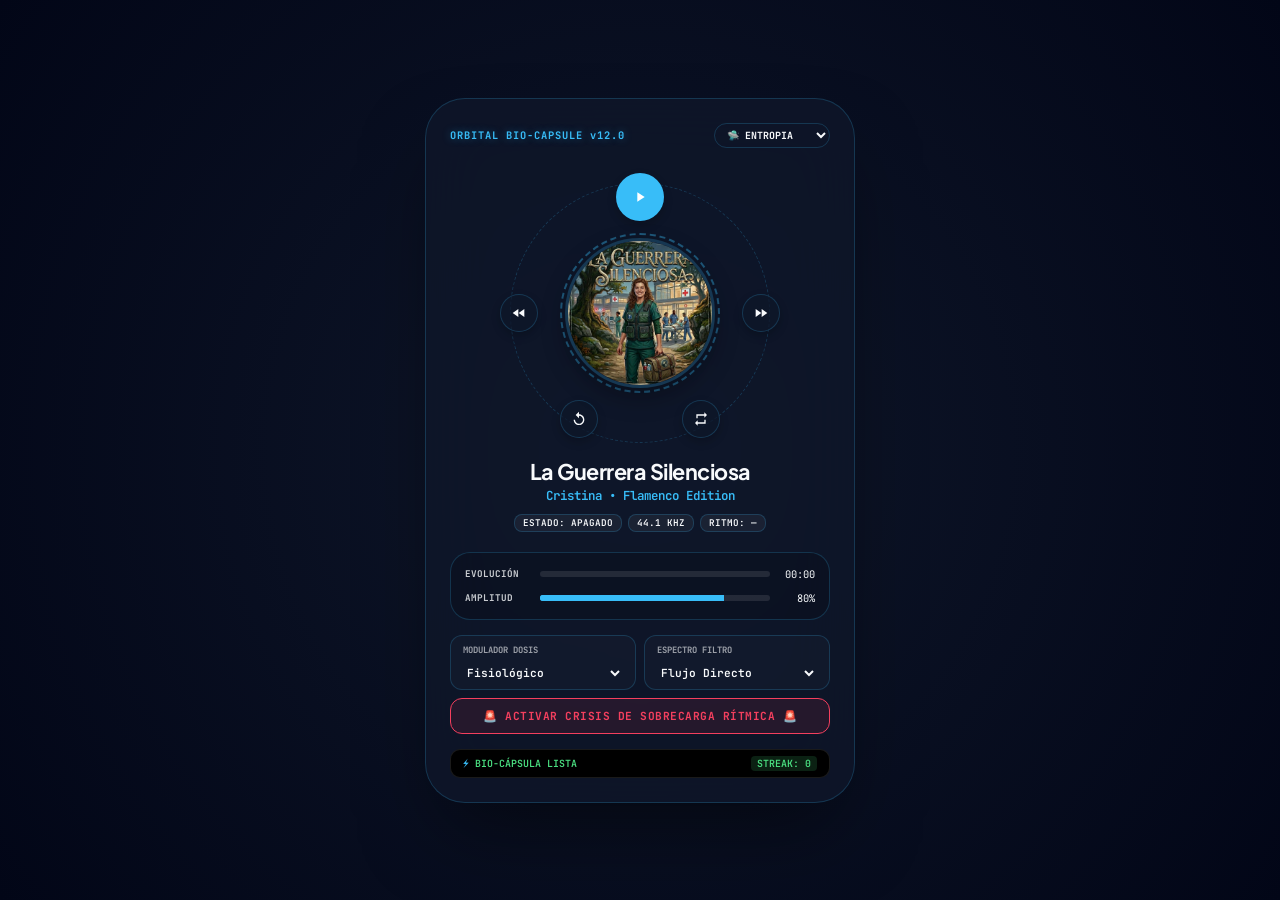
<file: cristina26/clinica-hospital-new-design.html>
<!DOCTYPE html>
<html lang="es">
<head>
    <meta charset="UTF-8">
    <meta name="viewport" content="width=device-width, initial-scale=1.0, maximum-scale=1.0, user-scalable=no">
    <title>La Guerrera Silenciosa - Orbital Bio-Capsule V12.0</title>
    <link rel="preconnect" href="https://fonts.googleapis.com">
    <link rel="preconnect" href="https://fonts.gstatic.com" crossorigin>
    <link href="https://fonts.googleapis.com/css2?family=JetBrains+Mono:wght@400;500;700&family=Plus+Jakarta+Sans:wght@400;600;700&display=swap" rel="stylesheet">
    
    <style>
        :root {
            --bg-gradient: radial-gradient(circle at 50% 50%, #0f172a 0%, #020617 100%);
            --card-bg: rgba(15, 23, 42, 0.75);
            --text-main: #f8fafc;
            --clinical-blue: #38bdf8;
            --heart-pulse: #34d399;
            --border-clinical: rgba(56, 189, 248, 0.2);
            --emergency-red: #f43f5e;
            --warning-amber: #fbbf24;
            --panel-dark: #020617;
            --glow: rgba(56, 189, 248, 0.4);
            --bio-ring-glow: rgba(52, 211, 153, 0.6);
            --orbit-size: 260px;
        }

        /* PALETAS DE COLOR DINÁMICAS */
        body.theme-emergency, body.overload-active {
            --card-bg: rgba(28, 10, 10, 0.85);
            --text-main: #fecaca;
            --clinical-blue: #ef4444;
            --heart-pulse: #b91c1c;
            --border-clinical: rgba(239, 68, 68, 0.3);
            --glow: rgba(239, 68, 68, 0.5);
            --bio-ring-glow: rgba(239, 68, 68, 0.8);
        }

        body.theme-lab {
            --bg-gradient: radial-gradient(circle at 50% 50%, #1e1b4b 0%, #070414 100%);
            --card-bg: rgba(30, 27, 75, 0.7);
            --clinical-blue: #a855f7;
            --heart-pulse: #6366f1;
            --border-clinical: rgba(168, 85, 247, 0.25);
            --glow: rgba(168, 85, 247, 0.4);
            --bio-ring-glow: rgba(99, 102, 241, 0.7);
        }

        body.theme-clinical {
            --bg-gradient: radial-gradient(circle at 50% 50%, #f1f5f9 0%, #cbd5e1 100%);
            --card-bg: rgba(255, 255, 255, 0.9);
            --text-main: #0f172a;
            --clinical-blue: #0284c7;
            --heart-pulse: #0f766e;
            --border-clinical: rgba(2, 132, 199, 0.25);
            --glow: rgba(2, 132, 199, 0.2);
            --bio-ring-glow: rgba(15, 118, 110, 0.5);
        }

        body.high-contrast-mode { filter: contrast(1.25) brightness(0.95); }

        * { box-sizing: border-box; margin: 0; padding: 0; touch-action: manipulation; }

        body {
            background: var(--bg-gradient);
            color: var(--text-main);
            font-family: 'Plus Jakarta Sans', sans-serif;
            display: flex;
            justify-content: center;
            align-items: center;
            min-height: 100vh;
            padding: 20px 10px;
            transition: all 0.5s cubic-bezier(0.4, 0, 0.2, 1);
            user-select: none;
            -webkit-user-select: none;
            overflow-x: hidden;
        }

        /* CAPSULA ORBITAL DE DISEÑO ÚNICO */
        .orbital-container {
            background: var(--card-bg);
            backdrop-filter: blur(30px);
            -webkit-backdrop-filter: blur(30px);
            border: 1px solid var(--border-clinical);
            border-radius: 40px;
            width: 100%;
            max-width: 430px;
            padding: 24px;
            box-shadow: 0 40px 80px -20px rgba(0, 0, 0, 0.5);
            display: flex;
            flex-direction: column;
            align-items: center;
            position: relative;
            transition: all 0.4s ease;
        }

        /* EFECTO SACUDIDA EN SOBRECARGA */
        @keyframes shake {
            0% { transform: translate(1px, 1px) rotate(0deg); }
            10% { transform: translate(-1px, -2px) rotate(-1deg); }
            30% { transform: translate(-3px, 0px) rotate(1deg); }
            50% { transform: translate(1px, 2px) rotate(0deg); }
            70% { transform: translate(-1px, 1px) rotate(-1deg); }
            100% { transform: translate(1px, -2px) rotate(0deg); }
        }
        body.overload-active .orbital-container {
            animation: shake 0.15s infinite;
            border-color: var(--emergency-red);
            box-shadow: 0 0 30px var(--emergency-red);
        }

        /* CABECERA MINIMALISTA SUPERIOR */
        .capsule-header {
            width: 100%;
            display: flex;
            justify-content: space-between;
            align-items: center;
            margin-bottom: 20px;
            font-family: 'JetBrains Mono', monospace;
            font-size: 0.65rem;
            letter-spacing: 1px;
            font-weight: 700;
        }

        .header-badge {
            color: var(--clinical-blue);
            text-shadow: 0 0 8px var(--glow);
        }

        .dropdown-theme {
            background: transparent;
            color: var(--text-main);
            border: 1px solid var(--border-clinical);
            font-family: 'JetBrains Mono', monospace;
            font-size: 0.62rem;
            padding: 4px 8px;
            border-radius: 20px;
            outline: none;
            cursor: pointer;
            font-weight: bold;
        }

        /* EL NÚCLEO CENTRAL CON ENTORNO ORBITAL */
        .core-orbital-system {
            position: relative;
            width: var(--orbit-size);
            height: var(--orbit-size);
            display: flex;
            justify-content: center;
            align-items: center;
            margin: 15px 0;
        }

        /* Resonancia Cinética (Aura Única) */
        .kinetic-resonance-field {
            position: absolute;
            width: 160px;
            height: 160px;
            border-radius: 50%;
            border: 2px dashed var(--clinical-blue);
            opacity: 0.4;
            transition: all 0.08s ease;
            pointer-events: none;
            z-index: 1;
        }

        /* Contenedor de la Imagen del Paciente Interactivo */
        .interactive-patient-core {
            position: relative;
            width: 150px;
            height: 150px;
            border-radius: 50%;
            cursor: pointer;
            z-index: 3;
            box-shadow: 0 10px 25px rgba(0,0,0,0.3);
            transition: transform 0.1s ease;
            border: 3px solid var(--border-clinical);
            overflow: hidden;
        }
        .interactive-patient-core:active {
            transform: scale(0.92);
        }

        .interactive-patient-core img {
            width: 100%;
            height: 100%;
            object-fit: cover;
            transition: filter 0.3s ease;
        }

        /* Anillo Exterior de Controles Flotantes */
        .orbital-control-ring {
            position: absolute;
            width: 100%;
            height: 100%;
            border-radius: 50%;
            border: 1px dashed var(--border-clinical);
            pointer-events: none;
            animation: rotateOrbit 40s linear infinite;
        }
        @keyframes rotateOrbit { from { transform: rotate(0deg); } to { transform: rotate(360deg); } }

        /* Botones satélite flotando alrededor del núcleo */
        .satellite-btn {
            position: absolute;
            width: 38px;
            height: 38px;
            border-radius: 50%;
            background: var(--card-bg);
            border: 1px solid var(--border-clinical);
            color: var(--text-main);
            display: flex;
            align-items: center;
            justify-content: center;
            cursor: pointer;
            pointer-events: auto;
            transition: all 0.2s ease;
            box-shadow: 0 4px 10px rgba(0,0,0,0.2);
        }
        .satellite-btn:hover {
            transform: scale(1.15);
            color: var(--clinical-blue);
            box-shadow: 0 0 12px var(--clinical-blue);
        }
        .satellite-btn svg { width: 16px; height: 16px; fill: currentColor; }

        /* Posiciones fijas simulando órbita */
        .sat-play    { top: -10px; left: calc(50% - 24px); width: 48px; height: 48px; background: var(--clinical-blue); color: white; }
        .sat-play:hover { color: white; box-shadow: 0 0 20px var(--clinical-blue); }
        .sat-rewind  { left: -10px; top: calc(50% - 19px); }
        .sat-forward { right: -10px; top: calc(50% - 19px); }
        .sat-restart { bottom: 5px; left: 50px; }
        .sat-loop    { bottom: 5px; right: 50px; }
        .sat-loop.active-1 { color: var(--warning-amber); border-color: var(--warning-amber); }
        .sat-loop.active-inf { color: var(--heart-pulse); border-color: var(--heart-pulse); }

        /* TEXTOS E INFORMACIÓN */
        .metadata-section {
            text-align: center;
            margin-bottom: 20px;
            width: 100%;
        }

        .track-title {
            font-size: 1.35rem;
            font-weight: 700;
            letter-spacing: -0.5px;
            margin-bottom: 2px;
        }

        .track-artist {
            font-family: 'JetBrains Mono', monospace;
            font-size: 0.78rem;
            color: var(--clinical-blue);
            font-weight: 600;
            margin-bottom: 10px;
        }

        .badge-container {
            display: flex;
            justify-content: center;
            gap: 6px;
        }
        .capsule-badge {
            font-family: 'JetBrains Mono', monospace;
            font-size: 0.58rem;
            padding: 2px 8px;
            background: rgba(255, 255, 255, 0.05);
            border: 1px solid var(--border-clinical);
            border-radius: 8px;
            font-weight: 600;
        }

        /* SECCIÓN DE SLIDERS CURVOS SIMULADOS (DISTRIBUCIÓN ÚNICA) */
        .sliders-panel {
            width: 100%;
            background: rgba(0, 0, 0, 0.15);
            border-radius: 20px;
            padding: 14px;
            border: 1px solid var(--border-clinical);
            margin-bottom: 15px;
        }

        .slider-group {
            display: flex;
            align-items: center;
            gap: 10px;
            margin-bottom: 10px;
        }
        .slider-group:last-child { margin-bottom: 0; }

        .slider-label {
            font-family: 'JetBrains Mono', monospace;
            font-size: 0.58rem;
            width: 65px;
            text-transform: uppercase;
            opacity: 0.8;
            font-weight: 700;
        }

        .custom-range {
            -webkit-appearance: none;
            flex: 1;
            height: 6px;
            background: rgba(255,255,255,0.1);
            border-radius: 3px;
            outline: none;
            cursor: pointer;
            overflow: hidden;
            position: relative;
        }
        .custom-range::-webkit-slider-thumb {
            -webkit-appearance: none;
            width: 0px; 
            box-shadow: -200px 0 0 200px var(--clinical-blue);
        }

        .time-counter {
            font-family: 'JetBrains Mono', monospace;
            font-size: 0.65rem;
            min-width: 35px;
            text-align: right;
        }

        /* PARÁMETROS CLÍNICOS E INTERRUPTOR DE DIVERTIDA SOBRECARGA */
        .fun-controls-grid {
            display: grid;
            grid-template-columns: 1fr 1fr;
            gap: 8px;
            width: 100%;
            margin-bottom: 15px;
        }

        .interactive-box {
            background: rgba(255,255,255,0.02);
            border: 1px solid var(--border-clinical);
            border-radius: 12px;
            padding: 8px 12px;
        }
        .box-title {
            font-family: 'JetBrains Mono', monospace;
            font-size: 0.55rem;
            text-transform: uppercase;
            font-weight: 700;
            opacity: 0.6;
            margin-bottom: 4px;
            display: block;
        }
        .box-select {
            width: 100%;
            background: transparent;
            border: none;
            color: var(--text-main);
            font-family: 'JetBrains Mono', monospace;
            font-size: 0.7rem;
            outline: none;
            cursor: pointer;
            font-weight: 600;
        }

        /* BOTÓN DIVERTIDO DE SOBRECARGA RÍTMICA */
        .btn-overload-panic {
            grid-column: span 2;
            background: rgba(244, 63, 94, 0.1);
            border: 1px solid var(--emergency-red);
            color: var(--emergency-red);
            border-radius: 12px;
            padding: 10px;
            font-family: 'JetBrains Mono', monospace;
            font-size: 0.7rem;
            font-weight: 700;
            cursor: pointer;
            transition: all 0.2s ease;
            text-align: center;
            letter-spacing: 0.5px;
        }
        .btn-overload-panic:hover {
            background: var(--emergency-red);
            color: white;
            box-shadow: 0 0 15px var(--emergency-red);
        }

        /* CONSOLA DE REGISTROS BIOMÉTRICOS HOLOGRÁFICOS */
        .hologram-logger {
            width: 100%;
            background: #000000;
            border: 1px solid rgba(255,255,255,0.1);
            border-radius: 10px;
            padding: 6px 12px;
            font-family: 'JetBrains Mono', monospace;
            font-size: 0.62rem;
            color: #4ade80;
            display: flex;
            align-items: center;
            justify-content: space-between;
            font-weight: 600;
        }
        .hologram-logger span::before {
            content: "⚡ ";
            color: var(--clinical-blue);
        }
        .score-badge {
            background: rgba(74, 222, 128, 0.15);
            padding: 1px 6px;
            border-radius: 4px;
            color: #4ade80;
        }

        audio { display: none; }
    </style>
</head>
<body>

    <div class="orbital-container">
        <!-- Cabecera de la Cápsula -->
        <div class="capsule-header">
            <span class="header-badge">ORBITAL BIO-CAPSULE v12.0</span>
            <select class="dropdown-theme" id="theme-selector" onchange="handleThemeChange()">
                <option value="dark">🛸 ENTROPIA</option>
                <option value="clinical">🩺 CLINIC-OS</option>
                <option value="lab">🔮 LAB-SERUM</option>
                <option value="emergency">🚨 EMERGENCIA</option>
            </select>
        </div>

        <!-- SISTEMA CENTRAL DE ÓRBITA -->
        <div class="core-orbital-system">
            <!-- Aura Cinética de Resonancia -->
            <div class="kinetic-resonance-field" id="resonance-field"></div>
            
            <!-- Núcleo con foto del paciente interactiva (MINI JUEGO DE REANIMACIÓN) -->
            <div class="interactive-patient-core" id="patient-core" onclick="triggerReanimationShock()" title="¡Haz clic al ritmo de la música para reanimar!">
                <img src="https://capibarasound00.github.io/cristina26/assets/imagen/81d076ef-d4e9-4bd9-b7d0-011a0ecbc4f8-Photo-Grid.webp" alt="Paciente Core" id="patient-img">
            </div>

            <!-- Satélites de Control que orbitan flotando -->
            <div class="orbital-control-ring"></div>
            
            <button class="satellite-btn sat-play" id="play-btn" title="Espacio: Tratar / Pausar">
                <svg id="play-icon" viewBox="0 0 24 24"><path d="M8 5v14l11-7z"/></svg>
            </button>
            <button class="satellite-btn sat-rewind" id="btn-rewind" title="Flecha Izq: Rebobinar">
                <svg viewBox="0 0 24 24"><path d="M11 18V6l-8.5 6 8.5 6zm.5-6l8.5 6V6l-8.5 6z"/></svg>
            </button>
            <button class="satellite-btn sat-forward" id="btn-forward" title="Flecha Der: Avanzar">
                <svg viewBox="0 0 24 24"><path d="M4 18l8.5-6L4 6v12zm9-12v12l8.5-6L13 6z"/></svg>
            </button>
            <button class="satellite-btn sat-restart" id="btn-restart" title="R: Shock Inicial">
                <svg viewBox="0 0 24 24"><path d="M12 5V1L7 6l5 5V7c3.31 0 6 2.69 6 6s-2.69 6-6 6-6-2.69-6-6H4c0 4.42 3.58 8 8 8s8-3.58 8-8-3.58-8-8-8z"/></svg>
            </button>
            <button class="satellite-btn sat-loop" id="btn-loop" title="L: Ciclo de Bucle">
                <svg viewBox="0 0 24 24"><path d="M7 7h10v3l4-4-4-4v3H5v6h2V7zm10 10H7v-3l-4 4 4 4v-3h12v-6h-2v4z"/></svg>
            </button>
        </div>

        <!-- Metadatos Integrados -->
        <div class="metadata-section">
            <h2 class="track-title">La Guerrera Silenciosa</h2>
            <div class="track-artist">Cristina • Flamenco Edition</div>
            <div class="badge-container">
                <span class="capsule-badge" id="badge-status">ESTADO: APAGADO</span>
                <span class="capsule-badge">44.1 KHZ</span>
                <span class="capsule-badge" id="score-hits">RITMO: —</span>
            </div>
        </div>

        <!-- PANEL DE ALAS DE CARGA (SLIDERS ÚNICOS EN GRUPO CONCÉNTRICO) -->
        <div class="sliders-panel">
            <div class="slider-group">
                <span class="slider-label">Evolución</span>
                <input type="range" class="custom-range" id="track-progress" min="0" max="100" value="0">
                <span class="time-counter" id="time-current">00:00</span>
            </div>
            <div class="slider-group">
                <span class="slider-label">Amplitud</span>
                <input type="range" class="custom-range" id="track-volume" min="0" max="1" step="0.01" value="0.8">
                <span class="time-counter" id="volume-val">80%</span>
            </div>
        </div>

        <!-- CONTROLES ADICIONALES DIVERTIDOS -->
        <div class="fun-controls-grid">
            <div class="interactive-box">
                <span class="box-title">Modulador Dosis</span>
                <select class="box-select" id="dose-speed">
                    <option value="0.75">Ralentizado</option>
                    <option value="1.0" selected>Fisiológico</option>
                    <option value="1.25">Acelerado 🔥</option>
                </select>
            </div>
            <div class="interactive-box">
                <span class="box-title">Espectro Filtro</span>
                <select class="box-select" id="filter-type">
                    <option value="off" selected>Flujo Directo</option>
                    <option value="sedation">Sedación Pasiva</option>
                    <option value="underwater">Efecto Subacuático</option>
                </select>
            </div>
            
            <!-- FUNCIÓN MEJORADA: Botón de Crisis Extrema -->
            <button class="btn-overload-panic" id="btn-overload" onclick="toggleOverloadCrisis()">
                🚨 ACTIVAR CRISIS DE SOBRECARGA RÍTMICA 🚨
            </button>
        </div>

        <!-- LOG LOGÍSTICO HOLOGRÁFICO -->
        <div class="hologram-logger">
            <span id="log-display">BIO-CÁPSULA LISTA</span>
            <div class="score-badge" id="reanim-streak">STREAK: 0</div>
        </div>
    </div>

    <audio id="audio-core" preload="auto" crossorigin="anonymous">
        <source src="https://capibarasound00.github.io/cristina26/assets/sound/Cristina%20-%20La%20Guerrera%20Silenciosa%20(Flamenco%20v2).mp3" type="audio/mpeg">
    </audio>

    <script>
        const audio = document.getElementById('audio-core');
        const playBtn = document.getElementById('play-btn');
        const playIcon = document.getElementById('play-icon');
        const trackProgress = document.getElementById('track-progress');
        const trackVolume = document.getElementById('track-volume');
        const timeCurrent = document.getElementById('time-current');
        const volumeVal = document.getElementById('volume-val');
        const themeSelector = document.getElementById('theme-selector');
        
        const resonanceField = document.getElementById('resonance-field');
        const patientCore = document.getElementById('patient-core');
        const patientImg = document.getElementById('patient-img');
        const logDisplay = document.getElementById('log-display');
        const badgeStatus = document.getElementById('badge-status');
        const scoreHits = document.getElementById('score-hits');
        const reanimStreak = document.getElementById('reanim-streak');

        const doseSpeed = document.getElementById('dose-speed');
        const filterType = document.getElementById('filter-type');

        let audioCtx = null, sourceNode = null, analyser = null, biquadFilter = null;
        let overloadNode = null, dataArray = [], animationId = null;
        let loopState = 0, consecutiveHits = 0, isOverloadActive = false;

        function initAudio() {
            if (!audioCtx) {
                audioCtx = new (window.AudioContext || window.webkitAudioContext)();
                sourceNode = audioCtx.createMediaElementSource(audio);
                
                analyser = audioCtx.createAnalyser();
                analyser.fftSize = 64;
                dataArray = new Uint8Array(analyser.frequencyBinCount);

                biquadFilter = audioCtx.createBiquadFilter();
                biquadFilter.type = "lowpass";
                biquadFilter.frequency.value = 22000;

                // Nodo oscilador/ganancia para simular efecto tremolo divertido en la sobrecarga
                overloadNode = audioCtx.createGain();

                sourceNode.connect(biquadFilter);
                biquadFilter.connect(overloadNode);
                overloadNode.connect(audioCtx.destination);
            }
        }

        // MOTOR RE-ACTIVADOR DEL AURA ÚNICA CONCÉNTRICA
        function updateResonanceAura() {
            animationId = requestAnimationFrame(updateResonanceAura);
            if (audio.paused) {
                resonanceField.style.transform = 'scale(1)';
                resonanceField.style.boxShadow = 'none';
                return;
            }

            analyser.getByteFrequencyData(dataArray);
            let total = 0;
            for(let i=0; i<dataArray.length; i++) total += dataArray[i];
            let average = total / dataArray.length;

            let scale = 1 + (average / 200) * 0.45;
            let blur = (average / 255) * 20;

            resonanceField.style.transform = `scale(${scale})`;
            resonanceField.style.boxShadow = `0 0 ${blur + 10}px ${blur/3}px var(--bio-ring-glow)`;
            
            // Si el modo sobrecarga está activo, forzamos distorsión rítmica divertida en tiempo real
            if (isOverloadActive) {
                let speedMod = Math.sin(audioCtx.currentTime * 18) * 0.4 + 0.6;
                overloadNode.gain.setValueAtTime(speedMod, audioCtx.currentTime);
            } else {
                overloadNode.gain.setValueAtTime(1.0, audioCtx.currentTime);
            }
        }

        playBtn.addEventListener('click', togglePlay);
        
        function togglePlay() {
            initAudio();
            if (audioCtx.state === 'suspended') audioCtx.resume();

            if (audio.paused) {
                audio.play();
                badgeStatus.textContent = "ESTADO: CRÍTICO";
                playIcon.innerHTML = '<path d="M6 19h4V5H6v14zm8-14v14h4V5h-4z"/>';
                updateLog("Suministrando dosis");
                if(!animationId) updateResonanceAura();
            } else {
                audio.pause();
                badgeStatus.textContent = "ESTADO: ESTABLE";
                playIcon.innerHTML = '<path d="M8 5v14l11-7z"/>';
                updateLog("Infusión en pausa");
            }
        }

        // MINI-JUEGO DIVERTIDO: DESCARGA DE REANIMACIÓN RÍTMICA AL HACER CLICK EN LA FOTO
        function triggerReanimationShock() {
            if(audio.paused) {
                updateLog("¡Enciende la música primero!");
                return;
            }
            
            // Calculamos precisión basada en la intensidad de las frecuencias bajas/medias actuales
            analyser.getByteFrequencyData(dataArray);
            let punch = dataArray[2] || 0; // Capturador del Kick de bajos

            patientImg.style.filter = "brightness(2.5) contrast(1.5)";
            setTimeout(() => { patientImg.style.filter = "none"; }, 120);

            if (punch > 175) {
                consecutiveHits++;
                reanimStreak.textContent = `STREAK: ${consecutiveHits}`;
                scoreHits.textContent = "RITMO: ¡PERFECTO!";
                updateLog("💥 ¡SHOCK PERFECTO! Ritmo optimizado");
            } else if (punch > 90) {
                consecutiveHits = 0;
                reanimStreak.textContent = `STREAK: 0`;
                scoreHits.textContent = "RITMO: REGULAR";
                updateLog("🩺 Desfibrilación descompasada");
            } else {
                consecutiveHits = 0;
                reanimStreak.textContent = `STREAK: 0`;
                scoreHits.textContent = "RITMO: CAÓTICO";
                updateLog("⚠️ Fallo de cálculo rítmico");
            }
        }

        // FUNCIÓN MEJORADA DIVERTIDA: MODO CRISIS EXTREMA
        function toggleOverloadCrisis() {
            initAudio();
            isOverloadActive = !isOverloadActive;
            const btn = document.getElementById('btn-overload');

            if (isOverloadActive) {
                document.body.classList.add('overload-active');
                btn.textContent = "⚡ ¡APAGAR CRISIS ANTES DE QUE EXPLOTE! ⚡";
                updateLog("🚨 ADVERTENCIA: Colapso rítmico inducido");
            } else {
                document.body.classList.remove('overload-active');
                btn.textContent = "🚨 ACTIVAR CRISIS DE SOBRECARGA RÍTMICA 🚨";
                updateLog("Crisis controlada. Constantes estables");
            }
        }

        // FILTROS AVANZADOS AUDIO
        filterType.addEventListener('change', () => {
            initAudio();
            const val = filterType.value;
            if(val === 'off') {
                biquadFilter.type = "lowpass"; biquadFilter.frequency.setValueAtTime(22000, audioCtx.currentTime);
                updateLog("Espectro limpio");
            } else if (val === 'sedation') {
                biquadFilter.type = "lowpass"; biquadFilter.frequency.setValueAtTime(1200, audioCtx.currentTime);
                updateLog("Filtro sedante activado");
            } else if (val === 'underwater') {
                biquadFilter.type = "peaking"; biquadFilter.frequency.setValueAtTime(350, audioCtx.currentTime);
                updateLog("Efecto inmersión total");
            }
        });

        // MANEJO DE INFUSIÓN DE VELOCIDAD
        doseSpeed.addEventListener('change', () => {
            audio.playbackRate = parseFloat(doseSpeed.value);
            updateLog(`Flujo rítmico cambiado a ${doseSpeed.value}x`);
        });

        // ACTUALIZACIONES DE VOLUMEN Y PROGRESO DE ALAS CURVAS
        trackVolume.addEventListener('input', () => {
            audio.volume = trackVolume.value;
            volumeVal.textContent = `${Math.round(trackVolume.value * 100)}%`;
            trackVolume.style.background = `linear-gradient(to right, var(--clinical-blue) ${trackVolume.value * 100}%, rgba(255,255,255,0.1) ${trackVolume.value * 100}%)`;
        });

        audio.addEventListener('timeupdate', () => {
            if(audio.duration) {
                const pct = (audio.currentTime / audio.duration) * 100;
                trackProgress.value = pct;
                trackProgress.style.background = `linear-gradient(to right, var(--clinical-blue) ${pct}%, rgba(255,255,255,0.1) ${pct}%)`;

                let min = Math.floor(audio.currentTime / 60);
                let sec = Math.floor(audio.currentTime % 60);
                timeCurrent.textContent = `${min < 10 ? '0' : ''}${min}:${sec < 10 ? '0' : ''}${sec}`;
            }
        });

        trackProgress.addEventListener('input', () => {
            if(audio.duration) {
                audio.currentTime = (trackProgress.value / 100) * audio.duration;
            }
        });

        // CONTROLES DE SATÉLITES ORBITALES RESTANTES
        document.getElementById('btn-forward').addEventListener('click', () => { audio.currentTime += 10; updateLog("+10s inyectados"); });
        document.getElementById('btn-rewind').addEventListener('click', () => { audio.currentTime -= 10; updateLog("-10s retirados"); });
        document.getElementById('btn-restart').addEventListener('click', () => { audio.currentTime = 0; updateLog("Ciclo reseteado"); if(audio.paused) togglePlay(); });

        const btnLoop = document.getElementById('btn-loop');
        btnLoop.addEventListener('click', () => {
            loopState = (loopState + 1) % 3;
            if (loopState === 0) {
                audio.loop = false; btnLoop.className = "satellite-btn sat-loop"; updateLog("Bucle inactivo");
            } else if (loopState === 1) {
                audio.loop = true; btnLoop.className = "satellite-btn sat-loop active-1"; updateLog("Monobucle x1");
            } else if (loopState === 2) {
                audio.loop = false; btnLoop.className = "satellite-btn sat-loop active-inf"; updateLog("Bucle Continuo");
            }
        });

        audio.addEventListener('ended', () => {
            if (loopState === 2) { audio.currentTime = 0; audio.play(); } 
            else if (loopState === 0) {
                audio.currentTime = 0; togglePlay(); badgeStatus.textContent = "ESTADO: TERMINADO";
            }
        });

        function handleThemeChange() {
            document.body.className = "";
            if (themeSelector.value !== "dark") {
                document.body.classList.add(`theme-${themeSelector.value}`);
            }
            updateLog(`Entorno: ${themeSelector.value.toUpperCase()}`);
        }

        function updateLog(msg) { logDisplay.textContent = msg.toUpperCase(); }

        // INICIALIZADOR DE TECLADO GAMER/MÉDICO
        window.addEventListener('keydown', (e) => {
            if (e.key === " ") { e.preventDefault(); togglePlay(); }
            else if (e.key === "ArrowRight") { audio.currentTime += 10; updateLog("+10s"); }
            else if (e.key === "ArrowLeft") { audio.currentTime -= 10; updateLog("-10s"); }
            else if (e.key.toLowerCase() === "r") { audio.currentTime = 0; if(audio.paused) togglePlay(); }
            else if (e.key.toLowerCase() === "l") { btnLoop.click(); }
            else if (e.key.toLowerCase() === "s") { toggleOverloadCrisis(); }
        });

        // Configuración inicial de sliders de gradientes de color cromados
        trackVolume.dispatchEvent(new Event('input'));
    </script>
</body>
</html>
</file>
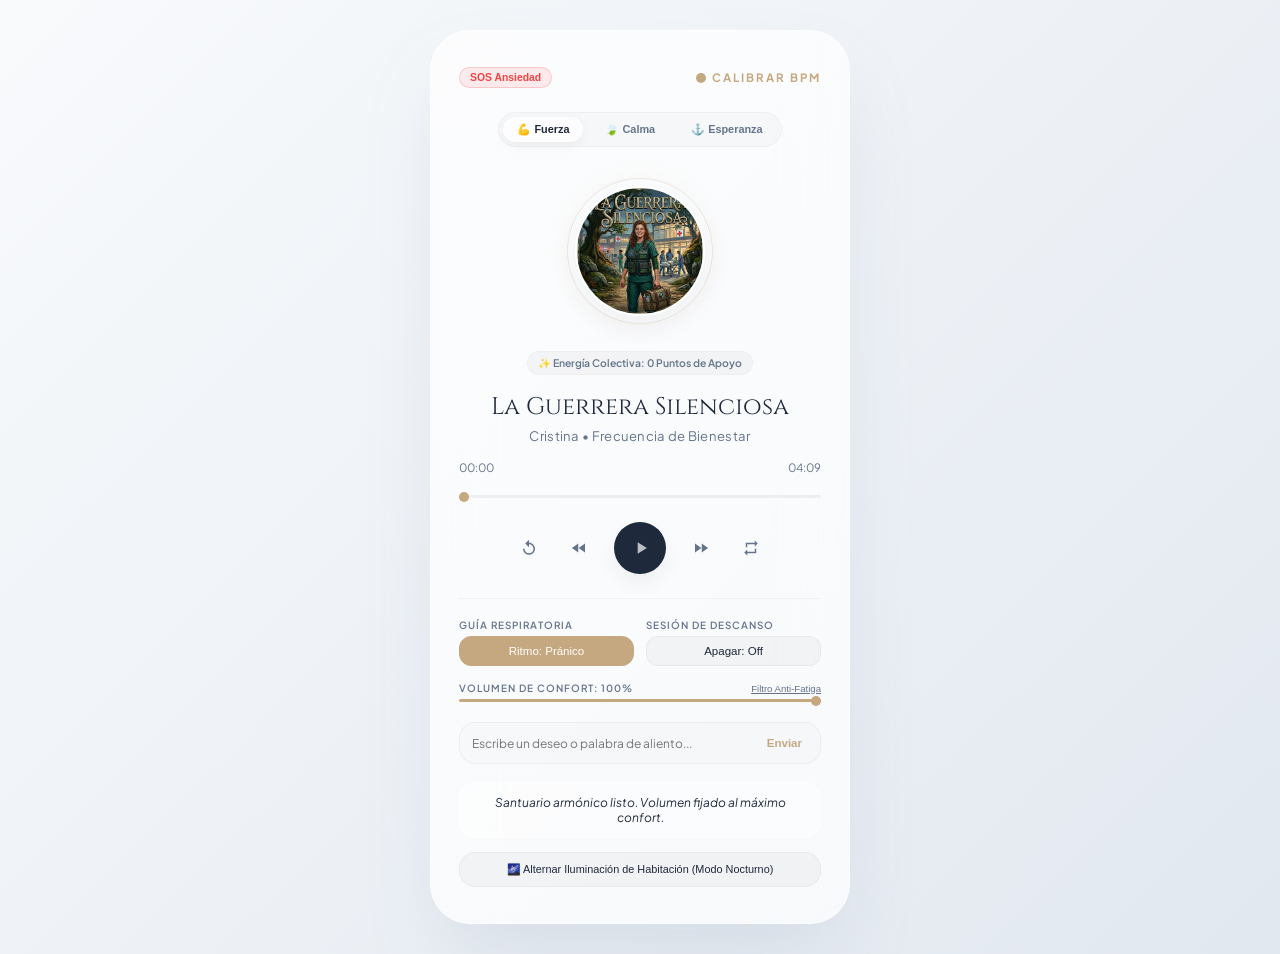
<file: cristina26/clinica-hospital-new-design2-final.html>
<!DOCTYPE html>
<html lang="es">
<head>
    <meta charset="UTF-8">
    <meta name="viewport" content="width=device-width, initial-scale=1.0, maximum-scale=1.0, user-scalable=no">
    <title>La Guerrera Silenciosa - Santuario de Acompañamiento V4</title>
    <link rel="preconnect" href="https://fonts.googleapis.com">
    <link rel="preconnect" href="https://fonts.gstatic.com" crossorigin>
    <link href="https://fonts.googleapis.com/css2?family=Cinzel:wght@400;600&family=Plus+Jakarta+Sans:wght@300;400;500;600&display=swap" rel="stylesheet">
    
    <style>
        :root {
            --bg-zen: linear-gradient(135deg, #f8fafc 0%, #e2e8f0 100%);
            --glass-card: rgba(255, 255, 255, 0.7);
            --glass-border: rgba(255, 255, 255, 0.6);
            --text-primary: #1e293b;
            --text-secondary: #64748b;
            
            /* Estados emocionales / Cromoterapia */
            --gold-therapeutic: #c5a880;
            --gold-glow: rgba(197, 168, 128, 0.25);
            --heal-green: #0f766e;
            --card-shadow: 0 40px 80px -20px rgba(148, 163, 184, 0.25);
            --sos-red: #ef4444;
        }

        /* PALETAS DE EMOCIÓN DINÁMICAS */
        body.mood-calm {
            --gold-therapeutic: #6b9080;
            --gold-glow: rgba(107, 144, 128, 0.25);
        }
        body.mood-hope {
            --gold-therapeutic: #0f766e;
            --gold-glow: rgba(15, 118, 110, 0.25);
        }
        body.mood-strength {
            --gold-therapeutic: #c5a880;
            --gold-glow: rgba(197, 168, 128, 0.25);
        }
        
        /* FILTRO ANTI-FATIGA ACÚSTICA Y VISUAL */
        body.acoustic-comfort {
            filter: sepia(0.15) contrast(0.95);
            --gold-therapeutic: #b89774;
            --bg-zen: linear-gradient(135deg, #f4f1ea 0%, #e4dfd3 100%);
        }

        /* MODO NOCTURNO */
        body.theme-serenity {
            --bg-zen: linear-gradient(135deg, #090d16 0%, #111827 100%);
            --glass-card: rgba(17, 24, 39, 0.65);
            --glass-border: rgba(255, 255, 255, 0.06);
            --text-primary: #f8fafc;
            --text-secondary: #94a3b8;
            --card-shadow: 0 50px 100px -30px rgba(0, 0, 0, 0.7);
        }

        * { box-sizing: border-box; margin: 0; padding: 0; touch-action: manipulation; }

        body {
            background: var(--bg-zen);
            color: var(--text-primary);
            font-family: 'Plus Jakarta Sans', sans-serif;
            display: flex;
            justify-content: center;
            align-items: center;
            min-height: 100vh;
            padding: 30px 15px;
            transition: all 0.8s cubic-bezier(0.4, 0, 0.2, 1);
            user-select: none;
            -webkit-user-select: none;
        }

        .sanctuary-deck {
            background: var(--glass-card);
            backdrop-filter: blur(30px);
            -webkit-backdrop-filter: blur(30px);
            border: 1px solid var(--glass-border);
            border-radius: 40px;
            width: 100%;
            max-width: 420px;
            padding: 36px 28px;
            box-shadow: var(--card-shadow);
            display: flex;
            flex-direction: column;
            align-items: center;
            transition: all 0.5s ease;
        }

        .deck-header {
            width: 100%;
            display: flex;
            justify-content: space-between;
            align-items: center;
            margin-bottom: 24px;
            font-size: 0.72rem;
            letter-spacing: 2px;
            font-weight: 600;
            color: var(--text-secondary);
            text-transform: uppercase;
        }

        .care-status {
            display: flex;
            align-items: center;
            gap: 6px;
            color: var(--gold-therapeutic);
            font-weight: 700;
            transition: color 0.3s;
            cursor: pointer;
        }

        .pulse-indicator {
            width: 10px; height: 10px;
            background: currentColor;
            border-radius: 50%;
            animation: gentleHeartbeat 2.5s infinite ease-in-out;
        }
        @keyframes gentleHeartbeat {
            0%, 100% { transform: scale(1); opacity: 0.4; }
            50% { transform: scale(1.3); opacity: 1; }
        }

        .btn-sos-calm {
            background: rgba(239, 68, 68, 0.1);
            border: 1px solid rgba(239, 68, 68, 0.2);
            color: var(--sos-red);
            padding: 4px 10px;
            border-radius: 12px;
            font-size: 0.65rem;
            font-weight: 700;
            cursor: pointer;
            transition: all 0.3s ease;
        }
        .btn-sos-calm.active {
            background: var(--sos-red);
            color: white;
            box-shadow: 0 0 15px rgba(239, 68, 68, 0.4);
            animation: emergencyPulse 1.5s infinite;
        }
        @keyframes emergencyPulse {
            0%, 100% { opacity: 1; }
            50% { opacity: 0.7; }
        }

        /* NÚCLEO DE RESPIRACIÓN */
        .therapeutic-core {
            position: relative;
            width: 160px; height: 160px;
            display: flex;
            justify-content: center;
            align-items: center;
            margin-bottom: 20px;
        }

        .breathing-aura {
            position: absolute;
            width: 146px; height: 146px;
            border-radius: 50%;
            border: 1px solid var(--gold-therapeutic);
            opacity: 0.25;
            pointer-events: none;
            box-shadow: 0 0 25px var(--gold-glow);
            transition: all 0.3s ease;
        }
        
        .breathing-aura.pulse-pranayama {
            animation: pranayamaBreathe 12s infinite linear;
        }
        .breathing-aura.pulse-rescue {
            animation: rescueBreathe 19s infinite linear;
        }

        @keyframes pranayamaBreathe {
            0%, 100% { transform: scale(1); opacity: 0.2; }
            33% { transform: scale(1.25); opacity: 0.7; }
            66% { transform: scale(1.25); opacity: 0.7; }
        }
        @keyframes rescueBreathe {
            0%, 100% { transform: scale(1); opacity: 0.1; }
            21% { transform: scale(1.28); opacity: 0.8; }
            58% { transform: scale(1.28); opacity: 0.8; }
        }

        .patient-avatar {
            width: 130px; height: 130px;
            border-radius: 50%;
            overflow: hidden;
            border: 2px solid var(--glass-border);
            cursor: pointer;
            z-index: 2;
            box-shadow: 0 10px 30px rgba(0, 0, 0, 0.05);
            transition: transform 0.4s cubic-bezier(0.25, 1, 0.5, 1);
        }
        .patient-avatar:active { transform: scale(0.96); }
        .patient-avatar img { width: 100%; height: 100%; object-fit: cover; }

        .track-info { text-align: center; margin-bottom: 16px; }
        .track-title {
            font-family: 'Cinzel', serif;
            font-size: 1.5rem;
            font-weight: 400;
            color: var(--text-primary);
            margin-bottom: 4px;
        }
        .track-subtitle { font-size: 0.82rem; color: var(--text-secondary); letter-spacing: 0.3px; }

        .cooperative-badge {
            font-size: 0.65rem;
            background: rgba(0,0,0,0.03);
            padding: 4px 10px;
            border-radius: 12px;
            color: var(--text-secondary);
            font-weight: 600;
            margin-bottom: 16px;
            border: 1px solid rgba(0,0,0,0.02);
            transition: all 0.3s ease;
        }
        body.theme-serenity .cooperative-badge { background: rgba(255,255,255,0.03); border-color: rgba(255,255,255,0.02); }

        .mood-selector-bar {
            display: flex;
            gap: 8px;
            margin-bottom: 24px;
            background: rgba(0,0,0,0.02);
            padding: 4px;
            border-radius: 20px;
            border: 1px solid rgba(0,0,0,0.03);
        }
        body.theme-serenity .mood-selector-bar { background: rgba(255,255,255,0.02); border-color: rgba(255,255,255,0.03); }

        .mood-chip {
            font-size: 0.68rem;
            padding: 6px 14px;
            border-radius: 16px;
            border: none;
            background: transparent;
            color: var(--text-secondary);
            cursor: pointer;
            font-weight: 600;
            transition: all 0.3s ease;
        }
        .mood-chip.active {
            background: var(--glass-card);
            color: var(--text-primary);
            box-shadow: 0 4px 12px rgba(0,0,0,0.05);
        }

        /* TIMELINE */
        .timeline-container { width: 100%; margin-bottom: 20px; }
        .time-labels {
            display: flex; justify-content: space-between;
            font-size: 0.72rem; color: var(--text-secondary); margin-bottom: 6px;
        }
        .minimal-slider {
            -webkit-appearance: none; width: 100%; height: 3px;
            background: rgba(0, 0, 0, 0.06); border-radius: 2px; outline: none; cursor: pointer;
        }
        body.theme-serenity .minimal-slider { background: rgba(255, 255, 255, 0.1); }
        .minimal-slider::-webkit-slider-thumb {
            -webkit-appearance: none; width: 10px; height: 10px;
            border-radius: 50%; background: var(--gold-therapeutic); transition: transform 0.2s;
        }

        /* MANDOS */
        .controls-row {
            display: flex; align-items: center; justify-content: center; gap: 20px; margin-bottom: 24px; width: 100%;
        }
        .btn-action {
            background: transparent; border: none; color: var(--text-secondary);
            cursor: pointer; display: flex; align-items: center; padding: 6px; transition: all 0.3s;
        }
        .btn-action:hover { color: var(--gold-therapeutic); transform: translateY(-1px); }
        .btn-action svg { width: 18px; height: 18px; fill: currentColor; }

        .btn-play-master {
            width: 52px; height: 52px; border-radius: 50%;
            background: var(--text-primary); color: var(--glass-card);
            display: flex; align-items: center; justify-content: center;
            box-shadow: 0 10px 20px rgba(0, 0, 0, 0.05); cursor: pointer; border: none; transition: all 0.3s;
        }
        .btn-play-master:hover { transform: scale(1.05); background: var(--gold-therapeutic); color: white; }
        .btn-play-master svg { width: 20px; height: 20px; fill: currentColor; margin-left: 2px; }

        /* PARRILLA DE UTILIDADES OPTIMIZADAS */
        .advanced-utilities-grid {
            width: 100%;
            display: grid;
            grid-template-columns: 1fr 1fr;
            gap: 12px;
            border-top: 1px solid rgba(0, 0, 0, 0.04);
            padding-top: 20px;
            margin-bottom: 20px;
        }
        body.theme-serenity .advanced-utilities-grid { border-top-color: rgba(255,255,255,0.04); }

        .utility-tab { display: flex; flex-direction: column; gap: 5px; }
        .utility-label { font-size: 0.62rem; text-transform: uppercase; letter-spacing: 1px; color: var(--text-secondary); font-weight: 600; display: flex; justify-content: space-between; }
        
        .interactive-pill {
            background: rgba(0,0,0,0.03); border: 1px solid rgba(0,0,0,0.04);
            padding: 8px 10px; border-radius: 12px; font-size: 0.72rem;
            color: var(--text-primary); cursor: pointer; text-align: center; transition: all 0.2s;
            font-weight: 500;
        }
        body.theme-serenity .interactive-pill { background: rgba(255,255,255,0.03); border-color: rgba(255,255,255,0.04); }
        .interactive-pill:hover, .interactive-pill.active { background: var(--gold-therapeutic); color: white; border-color: var(--gold-therapeutic); }
        
        .btn-acoustic-filter {
            background: transparent; border: none; font-size: 0.6rem; color: var(--text-secondary); cursor: pointer; text-decoration: underline;
        }

        /* DIARIO */
        .intentions-journal-box {
            width: 100%; background: rgba(0,0,0,0.01); border: 1px solid rgba(0,0,0,0.04);
            border-radius: 16px; padding: 12px; margin-bottom: 18px; display: flex; gap: 8px;
        }
        
        .journal-input {
            flex: 1; background: transparent; border: none; outline: none;
            font-family: inherit; font-size: 0.75rem; color: var(--text-primary);
        }
        .journal-submit-btn {
            background: transparent; border: none; color: var(--gold-therapeutic);
            cursor: pointer; font-size: 0.72rem; font-weight: 600; padding: 2px 6px;
        }

        /* DISPLAY EXPOSITOR */
        .affirmation-display {
            width: 100%; background: rgba(255, 255, 255, 0.4);
            border: 1px solid var(--glass-border); border-radius: 16px;
            padding: 12px 16px; font-size: 0.75rem; color: var(--text-primary);
            text-align: center; font-style: italic; min-height: 44px;
            display: flex; align-items: center; justify-content: center; transition: opacity 0.3s;
        }

        audio { display: none; }
    </style>
</head>
<body class="mood-strength">

    <div class="sanctuary-deck">
        
        <!-- Cabecera Informativa Optimizada -->
        <div class="deck-header">
            <button class="btn-sos-calm" id="btn-sos" onclick="toggleSOSAnxietyMode()">SOS Ansiedad</button>
            <div class="care-status" onclick="tapHeartPulse()">
                <div class="pulse-indicator" id="pulse-dot"></div>
                <span id="lbl-bpm-text">Calibrar BPM</span>
            </div>
        </div>

        <!-- Selector de Estado de Ánimo Terapéutico -->
        <div class="mood-selector-bar">
            <button class="mood-chip active" onclick="changeSantuarioMood('strength', this)">💪 Fuerza</button>
            <button class="mood-chip" onclick="changeSantuarioMood('calm', this)">🍃 Calma</button>
            <button class="mood-chip" onclick="changeSantuarioMood('hope', this)">⚓ Esperanza</button>
        </div>

        <!-- Núcleo de Respiración Biométrica -->
        <div class="therapeutic-core">
            <div class="breathing-aura pulse-pranayama" id="breathe-ring"></div>
            <div class="patient-avatar" onclick="sendTherapeuticPulse()">
                <img src="https://capibarasound00.github.io/cristina26/assets/imagen/81d076ef-d4e9-4bd9-b7d0-011a0ecbc4f8-Photo-Grid.webp" alt="Santuario">
            </div>
        </div>

        <!-- Altar de Energía Consolidada -->
        <div class="cooperative-badge" id="lbl-support-counter">
            ✨ Energía Colectiva: 0 Puntos de Apoyo
        </div>

        <!-- Información Base -->
        <div class="track-info">
            <h1 class="track-title" id="lbl-main-title">La Guerrera Silenciosa</h1>
            <p class="track-subtitle">Cristina • Frecuencia de Bienestar</p>
        </div>

        <!-- Barra del Reproductor -->
        <div class="timeline-container">
            <div class="time-labels">
                <span id="lbl-time-current">00:00</span>
                <span id="lbl-time-total">00:00</span>
            </div>
            <input type="range" class="minimal-slider" id="seek-slider" min="0" max="100" value="0">
        </div>

        <!-- Mandos Clásicos Sincronizados -->
        <div class="controls-row">
            <button class="btn-action" id="btn-restart"><svg viewBox="0 0 24 24"><path d="M12 5V1L7 6l5 5V7c3.31 0 6 2.69 6 6s-2.69 6-6 6-6-2.69-6-6H4c0 4.42 3.58 8 8 8s8-3.58 8-8-3.58-8-8-8z"/></svg></button>
            <button class="btn-action" id="btn-back"><svg viewBox="0 0 24 24"><path d="M11 18V6l-8.5 6 8.5 6zm.5-6l8.5 6V6l-8.5 6z"/></svg></button>
            <button class="btn-play-master" id="btn-play-toggle"><svg id="play-svg-icon" viewBox="0 0 24 24"><path d="M8 5v14l11-7z"/></svg></button>
            <button class="btn-action" id="btn-skip"><svg viewBox="0 0 24 24"><path d="M4 18l8.5-6L4 6v12zm9-12v12l8.5-6L13 6z"/></svg></button>
            <button class="btn-action" id="btn-loop-mode"><svg viewBox="0 0 24 24"><path d="M7 7h10v3l4-4-4-4v3H5v6h2V7zm10 10H7v-3l-4 4 4 4v-3h12v-6h-2v4z"/></svg></button>
        </div>

        <!-- Parrilla de Funciones Avanzadas Optimistas -->
        <div class="advanced-utilities-grid">
            <div class="utility-tab">
                <span class="utility-label">Guía Respiratoria</span>
                <button class="interactive-pill active" id="btn-breathe-guide" onclick="cycleBreathingPreset()">
                    Ritmo: Pránico
                </button>
            </div>
            <div class="utility-tab">
                <span class="utility-label">Sesión de Descanso</span>
                <button class="interactive-pill" id="btn-sleep-timer" onclick="cycleSleepTimer()">
                    Apagar: Off
                </button>
            </div>
            <div class="utility-tab" style="grid-column: span 2; margin-top: 4px;">
                <span class="utility-label">
                    <span id="lbl-vol-text">Volumen de Confort: 100%</span>
                    <button class="btn-acoustic-filter" id="btn-acoustic" onclick="toggleAcousticComfortFilter()">Filtro Anti-Fatiga</button>
                </span>
                <input type="range" class="minimal-slider" id="volume-slider" min="0" max="1" step="0.01" value="1">
            </div>
        </div>

        <!-- Diario de Intenciones Express -->
        <div class="intentions-journal-box">
            <input type="text" class="journal-input" id="input-intention" placeholder="Escribe un deseo o palabra de aliento..." maxlength="60">
            <button class="journal-submit-btn" onclick="submitIntentionToPatient()">Enviar</button>
        </div>

        <!-- Consola de Textos de Validación -->
        <div class="affirmation-display" id="msg-display">
            Santuario armónico listo. Volumen fijado al máximo confort.
        </div>

        <!-- Alternador Lumínico Nocturno -->
        <button class="interactive-pill" id="btn-ambient" onclick="toggleDarkSerenity()" style="margin-top: 14px; width: 100%; border-radius: 16px; font-size: 0.68rem; padding: 10px;">
            🌌 Alternar Iluminación de Habitación (Modo Nocturno)
        </button>

        <audio id="audio-core-engine" preload="auto" crossorigin="anonymous">
            <source src="https://capibarasound00.github.io/cristina26/assets/sound/Cristina%20-%20La%20Guerrera%20Silenciosa%20(Flamenco%20v2).mp3" type="audio/mpeg">
        </audio>
    </div>

    <script>
        const audio = document.getElementById('audio-core-engine');
        const playBtn = document.getElementById('btn-play-toggle');
        const playSvg = document.getElementById('play-svg-icon');
        const seekSlider = document.getElementById('seek-slider');
        const volumeSlider = document.getElementById('volume-slider');
        const timeCurrent = document.getElementById('lbl-time-current');
        const timeTotal = document.getElementById('lbl-time-total');
        const volText = document.getElementById('lbl-vol-text');
        
        const breatheRing = document.getElementById('breathe-ring');
        const msgDisplay = document.getElementById('msg-display');
        const btnLoop = document.getElementById('btn-loop-mode');
        const lblSupport = document.getElementById('lbl-support-counter');
        const lblBPMText = document.getElementById('lbl-bpm-text');

        let loopState = 0, sleepTimerMinutes = 0, supportPoints = 0;
        let sleepTimeoutId = null, sleepIntervalId = null, sosInterval = null;
        
        // Atributos de comportamiento optimizado
        let breathePresetMode = 1; // 0: Off, 1: Pránico, 2: Rescate 4-7-8
        let isSOSActive = false, isAcousticFilterActive = false;
        let lastBPMTap = 0, tapTimes = [];
        let userClickVelocityCounter = 0, velocityTimeout = null;

        const BaseAffirmations = [
            "La música es el lenguaje que abraza cuando faltan palabras.",
            "En cada nota viaja un deseo sincero de recuperación.",
            "Espacio de paz configurado. Tu presencia digital suma fuerza.",
            "Acompañando en silencio, sosteniendo con el corazón.",
            "Sintiendo el latido resiliente de Cristina en esta melodía."
        ];

        // CONFIGURACIÓN INICIAL NATIVA AL 100%
        audio.volume = 1.0;

        // 1. FILTRO ANTI-FATIGA ACÚSTICA Y VISUAL OPTIMIZADO
        function toggleAcousticComfortFilter() {
            const btn = document.getElementById('btn-acoustic');
            isAcousticFilterActive = !isAcousticFilterActive;

            if (isAcousticFilterActive) {
                document.body.classList.add('acoustic-comfort');
                btn.textContent = "Filtro Activo (Suave)";
                audio.volume = 0.7;
                volumeSlider.value = 0.7;
                volText.textContent = "Volumen de Confort: 70%";
                updateSliderGradient(volumeSlider, 70);
                displayMessage("Filtro acústico aplicado: Atenuando frecuencias agudas y brillos de pantalla.");
            } else {
                document.body.classList.remove('acoustic-comfort');
                btn.textContent = "Filtro Anti-Fatiga";
                audio.volume = 1.0;
                volumeSlider.value = 1.0;
                volText.textContent = "Volumen de Confort: 100%";
                updateSliderGradient(volumeSlider, 100);
                displayMessage("Restaurada ecualización pura y brillo natural.");
            }
        }

        // 2. PRESETS DE RESPIRACIÓN GUIADA AVANZADOS (PRÁNICO & RESCATE 4-7-8)
        function cycleBreathingPreset() {
            const btn = document.getElementById('btn-breathe-guide');
            breathePresetMode = (breathePresetMode + 1) % 3;

            breatheRing.classList.remove('pulse-pranayama', 'pulse-rescue');

            if (breathePresetMode === 1) {
                btn.classList.add('active');
                btn.textContent = "Ritmo: Pránico";
                breatheRing.classList.add('pulse-pranayama');
                displayMessage("Ritmo Pránico Activo ($4\text{s}$ Inhala / $4\text{s}$ Retén / $4\text{s}$ Exhala) para armonizar.");
            } else if (breathePresetMode === 2) {
                btn.classList.add('active');
                btn.textContent = "Ritmo: Rescate 4-7-8";
                breatheRing.classList.add('pulse-rescue');
                displayMessage("Modo Rescate Anatómico Activo ($4\text{s}$ Inhala / $7\text{s}$ Retén / $8\text{s}$ Exhala) para calmar el pánico.");
            } else {
                btn.classList.remove('active');
                btn.textContent = "Ritmo: Apagado";
                displayMessage("Guía visual en pausa.");
            }
        }

        // 3. DETECTOR DE INTERACCIÓN ERRÁTICA (MICRO-VALIDACIÓN COGNITIVA)
        function trackUserInteractionVelocity() {
            userClickVelocityCounter++;
            clearTimeout(velocityTimeout);
            
            if (userClickVelocityCounter > 5) {
                displayMessage("✋ Detente un segundo... Estás a salvo aquí. No hay prisa, respira hondo con el anillo dorado.");
                userClickVelocityCounter = 0;
                return true;
            }
            
            velocityTimeout = setTimeout(() => { userClickVelocityCounter = 0; }, 1500);
            return false;
        }

        // SOS ANSIEDAD MANTENIDO
        function toggleSOSAnxietyMode() {
            const btn = document.getElementById('btn-sos');
            const mainTitle = document.getElementById('lbl-main-title');
            isSOSActive = !isSOSActive;
            clearInterval(sosInterval);

            if (isSOSActive) {
                btn.classList.add('active');
                mainTitle.textContent = "Respiración de Rescate";
                audio.volume = 0.2; volumeSlider.value = 0.2;
                volText.textContent = "Volumen de Confort: 20% (SOS)";
                updateSliderGradient(volumeSlider, 20);
                if(audio.paused) audio.play();

                let steps = ["🍃 Inhala por la nariz...", "✋ Retén...", "🌬️ Exhala el miedo..."];
                let i = 0; displayMessage(steps[i]);
                sosInterval = setInterval(() => { i = (i + 1) % steps.length; displayMessage(steps[i]); }, 4000);
            } else {
                btn.classList.remove('active'); mainTitle.textContent = "La Guerrera Silenciosa";
                audio.volume = 1.0; volumeSlider.value = 1.0;
                volText.textContent = "Volumen de Confort: 100%";
                updateSliderGradient(volumeSlider, 100);
                displayMessage("Línea de soporte regular restablecida.");
            }
        }

        // CADENCIA CARDÍACA MANUAL
        function tapHeartPulse() {
            if (trackUserInteractionVelocity()) return;
            let now = Date.now();
            if (now - lastBPMTap > 2000) tapTimes = [];
            lastBPMTap = now; tapTimes.push(now);

            const dot = document.getElementById('pulse-dot');
            dot.style.transform = "scale(1.8)"; setTimeout(() => { dot.style.transform = ""; }, 150);

            if (tapTimes.length >= 3) {
                let sum = 0;
                for (let i = 1; i < tapTimes.length; i++) sum += (tapTimes[i] - tapTimes[i - 1]);
                let bpm = Math.round(60000 / (sum / (tapTimes.length - 1)));
                lblBPMText.textContent = `${bpm} BPM`;

                if (bpm > 95) {
                    displayMessage(`⚠️ Pulso acelerado (${bpm} BPM). Recomendamos cambiar al preset 'Ritmo: Rescate 4-7-8'.`);
                } else {
                    displayMessage(`❤️ Ritmo estable: ${bpm} BPM. Mantén ese ritmo de calma.`);
                }
            } else { lblBPMText.textContent = `Midiendo...`; }
        }

        // SISTEMA MULTI-APOYO COOPERATIVO
        function addSupportEnergy(points) {
            supportPoints += points;
            lblSupport.textContent = `✨ Energía Colectiva: ${supportPoints} Puntos de Apoyo`;
            if (supportPoints % 30 === 0) {
                displayMessage(`🌟 Entorno de alta vibración terapéutica consolidado por la comunidad.`);
            }
        }

        function changeSantuarioMood(mood, element) {
            if (trackUserInteractionVelocity()) return;
            document.body.classList.remove('mood-calm', 'mood-hope', 'mood-strength');
            document.body.classList.add(`mood-${mood}`);
            document.querySelectorAll('.mood-chip').forEach(chip => chip.classList.remove('active'));
            element.classList.add('active');
            addSupportEnergy(5);
        }

        function submitIntentionToPatient() {
            const input = document.getElementById('input-intention');
            const txt = input.value.trim();
            if (!txt) return;
            displayMessage(`✨ Guardado en bitácora: "${txt}"`);
            input.value = ""; addSupportEnergy(10);
        }

        function sendTherapeuticPulse() {
            if (trackUserInteractionVelocity()) return;
            breatheRing.style.transform = "scale(1.18)"; setTimeout(() => { breatheRing.style.transform = ""; }, 300);
            addSupportEnergy(2);
        }

        function toggleDarkSerenity() {
            document.body.classList.toggle('theme-serenity');
        }

        // AUDIO CONTROLES NATIVOS CON REAJUSTE DE GRADIENTES
        playBtn.addEventListener('click', () => {
            if (audio.paused) {
                audio.play(); playBtn.classList.add('is-playing');
                playSvg.innerHTML = '<path d="M6 19h4V5H6v14zm8-14v14h4V5h-4z"/>';
                if(!isSOSActive) showRandomAffirmation();
            } else {
                audio.pause(); playBtn.classList.remove('is-playing');
                playSvg.innerHTML = '<path d="M8 5v14l11-7z"/>';
            }
        });

        volumeSlider.addEventListener('input', () => {
            audio.volume = volumeSlider.value;
            volText.textContent = `Volumen de Confort: ${Math.round(volumeSlider.value * 100)}%`;
            updateSliderGradient(volumeSlider, volumeSlider.value * 100);
        });

        audio.addEventListener('timeupdate', () => {
            if (audio.duration) {
                const pct = (audio.currentTime / audio.duration) * 100;
                seekSlider.value = pct; updateSliderGradient(seekSlider, pct);
                timeCurrent.textContent = formatTime(audio.currentTime);
            }
        });

        function cycleSleepTimer() {
            const btn = document.getElementById('btn-sleep-timer');
            clearTimeout(sleepTimeoutId); clearInterval(sleepIntervalId);
            if (sleepTimerMinutes === 0) sleepTimerMinutes = 10;
            else if (sleepTimerMinutes === 10) sleepTimerMinutes = 20;
            else if (sleepTimerMinutes === 20) sleepTimerMinutes = 30;
            else sleepTimerMinutes = 0;

            if (sleepTimerMinutes > 0) {
                btn.classList.add('active'); btn.textContent = `${sleepTimerMinutes} min`;
                sleepTimeoutId = setTimeout(() => {
                    audio.pause(); playBtn.classList.remove('is-playing');
                    playSvg.innerHTML = '<path d="M8 5v14l11-7z"/>';
                    btn.classList.remove('active'); btn.textContent = "Apagar: Off";
                    sleepTimerMinutes = 0;
                }, sleepTimerMinutes * 60 * 1000);
            } else { btn.classList.remove('active'); btn.textContent = "Apagar: Off"; }
        }

        audio.addEventListener('loadedmetadata', () => { timeTotal.textContent = formatTime(audio.duration); });
        seekSlider.addEventListener('input', () => { if (audio.duration) audio.currentTime = (seekSlider.value / 100) * audio.duration; });
        document.getElementById('btn-skip').addEventListener('click', () => { audio.currentTime += 10; });
        document.getElementById('btn-back').addEventListener('click', () => { audio.currentTime -= 10; });
        document.getElementById('btn-restart').addEventListener('click', () => { audio.currentTime = 0; });

        btnLoop.addEventListener('click', () => {
            loopState = (loopState + 1) % 2;
            if(loopState === 1) { audio.loop = true; btnLoop.classList.add('active-loop'); } 
            else { audio.loop = false; btnLoop.classList.remove('active-loop'); }
        });

        function displayMessage(text) {
            msgDisplay.style.opacity = 0;
            setTimeout(() => { msgDisplay.textContent = text; msgDisplay.style.opacity = 1; }, 180);
        }

        function showRandomAffirmation() {
            const random = BaseAffirmations[Math.floor(Math.random() * BaseAffirmations.length)];
            displayMessage(random);
        }

        function formatTime(seconds) {
            let min = Math.floor(seconds / 60); let sec = Math.floor(seconds % 60);
            return `${min < 10 ? '0' : ''}${min}:${sec < 10 ? '0' : ''}${sec}`;
        }

        function updateSliderGradient(slider, percentage) {
            const isDark = document.body.classList.contains('theme-serenity');
            slider.style.background = `linear-gradient(to right, var(--gold-therapeutic) ${percentage}%, ${isDark ? 'rgba(255,255,255,0.1)' : 'rgba(0,0,0,0.05)'} ${percentage}%)`;
        }

        window.addEventListener('keydown', (e) => { if (e.key === " ") { e.preventDefault(); playBtn.click(); } });
        
        // Ejecución inicial de gradientes limpios
        updateSliderGradient(volumeSlider, 100);
        updateSliderGradient(seekSlider, 0);
    </script>
</body>
</html>
</file>
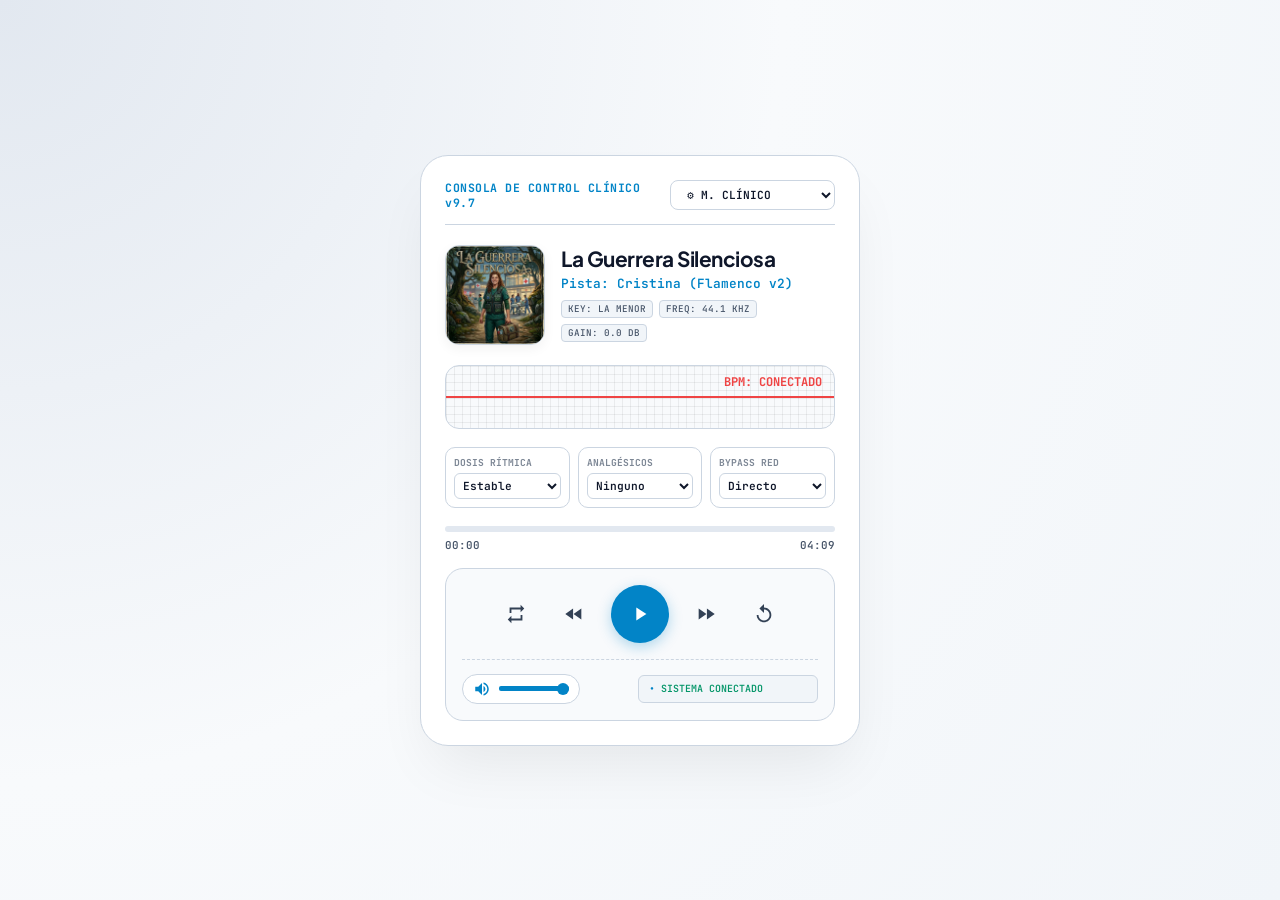
<file: cristina26/clinica-hospital.html>
<!DOCTYPE html>
<html lang="es">
<head>
    <meta charset="UTF-8">
    <meta name="viewport" content="width=device-width, initial-scale=1.0, maximum-scale=1.0, user-scalable=no">
    <title>La Guerrera Silenciosa - Clinical Console V9.7</title>
    <link rel="preconnect" href="https://fonts.googleapis.com">
    <link rel="preconnect" href="https://fonts.gstatic.com" crossorigin>
    <link href="https://fonts.googleapis.com/css2?family=JetBrains+Mono:wght@400;500;700&family=Plus+Jakarta+Sans:wght@400;600;700&display=swap" rel="stylesheet">
    
    <style>
        /* PALETAS DE COLOR DE LA CONSOLA */
        :root {
            --bg-gradient: radial-gradient(circle at 0% 0%, #e2e8f0 0%, #f8fafc 50%, #f1f5f9 100%);
            --card-bg: #ffffff;
            --text-main: #0f172a;
            --clinical-blue: #0284c7;
            --heart-pulse: #d97706; 
            --border-clinical: #cbd5e1;
            --emergency-red: #ef4444;
            --warning-amber: #d97706;
            --panel-dark: #f1f5f9; 
            --inner-box-bg: #f8fafc;
            --glow: transparent;
            --grid-color: rgba(0, 0, 0, 0.06);
            --ecg-bg: #f8fafc;
            --dropdown-bg: #ffffff;
            --dropdown-text: #0f172a;
        }

        body.theme-operating {
            --bg-gradient: radial-gradient(circle at 100% 100%, #071927 0%, #020617 70%, #061f1a 100%);
            --card-bg: rgba(15, 23, 42, 0.85);
            --text-main: #f8fafc;
            --clinical-blue: #38bdf8;
            --heart-pulse: #34d399;
            --border-clinical: #334155;
            --warning-amber: #f59e0b;
            --panel-dark: #020617;
            --inner-box-bg: rgba(255, 255, 255, 0.04);
            --glow: rgba(56, 189, 248, 0.15);
            --grid-color: rgba(255, 255, 255, 0.06);
            --ecg-bg: #020617;
            --dropdown-bg: #1e293b;
            --dropdown-text: #f8fafc;
        }

        body.theme-emergency {
            --bg-gradient: radial-gradient(circle at 50% 50%, #2d0f0f 0%, #0f0505 100%);
            --card-bg: rgba(28, 10, 10, 0.9);
            --text-main: #fecaca;
            --clinical-blue: #f87171;
            --heart-pulse: #ef4444;
            --border-clinical: #7f1d1d;
            --warning-amber: #f97316;
            --panel-dark: #000000;
            --inner-box-bg: rgba(239, 68, 68, 0.05);
            --glow: rgba(239, 68, 68, 0.2);
            --grid-color: rgba(255, 255, 255, 0.06);
            --ecg-bg: #000000;
            --dropdown-bg: #451a03;
            --dropdown-text: #fecaca;
        }

        body.theme-lab {
            --bg-gradient: radial-gradient(circle at 50% 0%, #1e1b4b 0%, #0f0a26 100%);
            --card-bg: rgba(17, 12, 46, 0.9);
            --text-main: #e0e7ff;
            --clinical-blue: #818cf8;
            --heart-pulse: #a855f7;
            --border-clinical: #4338ca;
            --warning-amber: #f43f5e;
            --panel-dark: #070414;
            --inner-box-bg: rgba(129, 140, 248, 0.06);
            --glow: rgba(168, 85, 247, 0.2);
            --grid-color: rgba(255, 255, 255, 0.06);
            --ecg-bg: #070414;
            --dropdown-bg: #312e81;
            --dropdown-text: #e0e7ff;
        }

        * {
            box-sizing: border-box;
            margin: 0;
            padding: 0;
            touch-action: manipulation;
        }

        body {
            background: var(--bg-gradient);
            color: var(--text-main);
            font-family: 'Plus Jakarta Sans', sans-serif;
            display: flex;
            justify-content: center;
            align-items: center;
            min-height: 100vh;
            padding: 20px 10px;
            transition: background 0.5s ease, color 0.4s ease;
            user-select: none;
            -webkit-user-select: none;
        }

        .medical-monitor {
            background: var(--card-bg);
            backdrop-filter: blur(30px);
            -webkit-backdrop-filter: blur(30px);
            border: 1px solid var(--border-clinical);
            border-radius: 28px;
            width: 100%;
            max-width: 440px;
            padding: 24px;
            box-shadow: 0 30px 60px -15px rgba(0, 0, 0, 0.08);
            transition: all 0.4s ease;
        }

        .medical-header {
            display: flex;
            justify-content: space-between;
            align-items: center;
            border-bottom: 1px solid var(--border-clinical);
            padding-bottom: 14px;
            margin-bottom: 20px;
        }

        .header-title {
            font-family: 'JetBrains Mono', monospace;
            font-size: 0.72rem;
            color: var(--clinical-blue);
            font-weight: 700;
            letter-spacing: 0.5px;
        }

        .theme-select-dropdown {
            background: var(--dropdown-bg);
            color: var(--dropdown-text);
            border: 1px solid var(--border-clinical);
            font-family: 'JetBrains Mono', monospace;
            font-size: 0.7rem;
            padding: 6px 12px;
            border-radius: 8px;
            cursor: pointer;
            font-weight: 600;
            outline: none;
            transition: all 0.3s ease;
        }

        /* ZONA CENTRAL */
        .main-clinical-zone {
            display: grid;
            grid-template-columns: 100px 1fr;
            gap: 16px;
            margin-bottom: 20px;
        }

        .patient-photo-wrapper {
            width: 100px;
            height: 100px;
            border-radius: 14px;
            overflow: hidden;
            border: 1px solid var(--border-clinical);
            box-shadow: 0 4px 12px rgba(0,0,0,0.05);
            transition: all 0.3s ease;
        }
        .playing-pulse {
            animation: photo-glow-pulse 1.5s infinite ease-in-out;
        }
        @keyframes photo-glow-pulse {
            0% { box-shadow: 0 0 4px var(--heart-pulse); border-color: var(--heart-pulse); }
            50% { box-shadow: 0 0 12px var(--heart-pulse); border-color: var(--heart-pulse); }
            100% { box-shadow: 0 0 4px var(--heart-pulse); border-color: var(--heart-pulse); }
        }

        .cover-art {
            width: 100%;
            height: 100%;
            object-fit: cover;
        }

        .clinical-info-panel {
            display: flex;
            flex-direction: column;
            justify-content: center;
        }

        h1 {
            font-size: 1.3rem;
            font-weight: 700;
            letter-spacing: -0.5px;
            line-height: 1.2;
            margin-bottom: 4px;
            color: #0f172a;
        }
        body[class*="theme-"] h1 { color: var(--text-main); }

        .artist {
            font-size: 0.8rem;
            color: var(--clinical-blue);
            font-family: 'JetBrains Mono', monospace;
            font-weight: 600;
        }

        .biometric-tags {
            display: flex;
            gap: 6px;
            margin-top: 8px;
            flex-wrap: wrap;
        }
        .bio-tag {
            font-family: 'JetBrains Mono', monospace;
            font-size: 0.58rem;
            padding: 2px 6px;
            background: #f1f5f9;
            border: 1px solid var(--border-clinical);
            border-radius: 4px;
            font-weight: 500;
            color: #475569;
        }
        body[class*="theme-"] .bio-tag { background: var(--inner-box-bg); color: var(--text-main); }

        /* MONITOR MONITORIZACIÓN VOCAL AISLADA */
        .ecg-screen {
            background-color: var(--ecg-bg);
            border-radius: 14px;
            padding: 10px;
            margin-bottom: 18px;
            position: relative;
            height: 64px;
            display: flex;
            align-items: center;
            overflow: hidden;
            border: 1px solid var(--border-clinical);
        }

        .ecg-grid {
            position: absolute;
            width: 100%;
            height: 100%;
            top: 0; left: 0;
            background-size: 8px 8px;
            background-image: linear-gradient(to right, var(--grid-color) 1px, transparent 1px),
                              linear-gradient(to bottom, var(--grid-color) 1px, transparent 1px);
        }

        .ecg-track-container {
            width: 100%;
            height: 100%;
            position: absolute;
            left: 0; top: 0;
        }

        .ecg-line {
            stroke: var(--heart-pulse);
            stroke-width: 2.2;
            fill: none;
            transition: stroke 0.4s;
        }

        .stop-alert .ecg-line { stroke: var(--emergency-red); }

        .heart-rate-text {
            position: absolute;
            right: 12px; top: 8px;
            font-family: 'JetBrains Mono', monospace;
            color: #10b981;
            font-size: 0.75rem;
            font-weight: 700;
            z-index: 5;
        }
        .stop-alert .heart-rate-text { color: var(--emergency-red); }

        /* PARÁMETROS */
        .parameters-grid {
            display: grid;
            grid-template-columns: repeat(3, 1fr);
            gap: 8px;
            margin-bottom: 18px;
        }

        .param-box {
            background: #ffffff;
            border: 1px solid var(--border-clinical);
            padding: 8px;
            border-radius: 10px;
        }
        body[class*="theme-"] .param-box { background: var(--inner-box-bg); }

        .param-title {
            font-family: 'JetBrains Mono', monospace;
            font-size: 0.6rem;
            text-transform: uppercase;
            display: block;
            margin-bottom: 4px;
            font-weight: 700;
            opacity: 0.7;
            color: #475569;
        }
        body[class*="theme-"] .param-title { color: var(--text-main); }

        .param-select {
            width: 100%;
            background: #ffffff;
            border: 1px solid var(--border-clinical);
            color: var(--text-main);
            padding: 4px;
            border-radius: 6px;
            font-family: 'JetBrains Mono', monospace;
            font-size: 0.7rem;
            outline: none;
            cursor: pointer;
            font-weight: 600;
        }
        body[class*="theme-"] .param-select { background: transparent; }

        /* PROGRESO */
        .progress-bar-container {
            width: 100%;
            height: 6px;
            background: #e2e8f0;
            border-radius: 3px;
            position: relative;
            cursor: pointer;
            margin-bottom: 6px;
            overflow: hidden;
        }
        body[class*="theme-"] .progress-bar-container { background: rgba(255, 255, 255, 0.12); }

        .progress-buffer-fill {
            height: 100%;
            background: rgba(2, 132, 199, 0.15);
            position: absolute;
            left: 0; top: 0; width: 0%;
        }

        .progress-bar-fill {
            height: 100%;
            background: var(--clinical-blue);
            width: 0%;
            position: absolute;
            left: 0; top: 0;
            z-index: 2;
        }

        .time-display {
            display: flex;
            justify-content: space-between;
            font-family: 'JetBrains Mono', monospace;
            font-size: 0.68rem;
            font-weight: 600;
            margin-bottom: 16px;
            color: #475569;
        }
        body[class*="theme-"] .time-display { color: var(--text-main); }

        /* PANEL DE MANDOS DE 5 COLUMNAS */
        .reanimation-deck {
            display: flex;
            flex-direction: column;
            gap: 16px;
            background: #f8fafc;
            padding: 16px;
            border-radius: 18px;
            border: 1px solid var(--border-clinical);
        }
        body[class*="theme-"] .reanimation-deck { background: var(--inner-box-bg); }

        .button-row-top {
            display: flex;
            justify-content: center;
            align-items: center;
            gap: 16px;
        }

        .btn-medical-action {
            background: transparent;
            border: none;
            color: #334155;
            width: 42px;
            height: 42px;
            border-radius: 50%;
            cursor: pointer;
            display: flex;
            justify-content: center;
            align-items: center;
            transition: all 0.2s;
        }
        body[class*="theme-"] .btn-medical-action { color: var(--text-main); }
        
        .btn-medical-action:hover {
            color: var(--clinical-blue);
            background: rgba(2, 132, 199, 0.08);
        }

        .btn-medical-action.loop-btn.active-1 { color: var(--warning-amber); }
        .btn-medical-action.loop-btn.active-inf { color: #10b981; }

        /* BOTÓN DINÁMICO CENTRAL */
        .play-médico-btn {
            background: var(--clinical-blue);
            color: #ffffff;
            border: none;
            width: 58px;
            height: 58px;
            border-radius: 50%;
            cursor: pointer;
            display: flex;
            align-items: center;
            justify-content: center;
            box-shadow: 0 4px 14px rgba(2, 132, 199, 0.3);
            transition: all 0.3s cubic-bezier(0.4, 0, 0.2, 1);
        }
        .play-médico-btn:hover { transform: scale(1.05); }
        
        .play-médico-btn svg { 
            width: 22px; 
            height: 22px; 
            fill: #ffffff; 
            transition: fill 0.2s ease;
        }

        .play-médico-btn.stopped-status {
            background: var(--emergency-red) !important;
            box-shadow: 0 4px 14px rgba(239, 68, 68, 0.4) !important;
        }
        .play-médico-btn.stopped-status svg {
            fill: #ffffff !important;
        }

        .btn-medical-action svg { width: 22px; height: 22px; fill: currentColor; }

        /* SECCIÓN INFERIOR */
        .button-row-bottom {
            display: flex;
            align-items: center;
            justify-content: space-between;
            border-top: 1px dashed var(--border-clinical);
            padding-top: 14px;
        }

        .vol-control-wrapper {
            display: flex;
            align-items: center;
            gap: 8px;
            background: #ffffff;
            padding: 5px 10px;
            border-radius: 20px;
            border: 1px solid var(--border-clinical);
        }
        body[class*="theme-"] .vol-control-wrapper { background: rgba(255,255,255,0.02); }

        .vol-icon {
            width: 18px;
            height: 18px;
            fill: var(--clinical-blue);
            cursor: pointer;
        }

        .vol-slider {
            -webkit-appearance: none;
            width: 70px;
            height: 5px;
            background: var(--border-clinical);
            border-radius: 2px;
            outline: none;
            cursor: pointer;
        }
        .vol-slider::-webkit-slider-thumb {
            -webkit-appearance: none;
            width: 12px; height: 12px;
            border-radius: 50%;
            background: var(--clinical-blue);
        }

        .clinical-log {
            background: #f1f5f9;
            border-radius: 6px;
            padding: 6px 10px;
            font-family: 'JetBrains Mono', monospace;
            font-size: 0.62rem;
            color: #059669; 
            height: 28px;
            display: flex;
            align-items: center;
            overflow: hidden;
            border: 1px solid var(--border-clinical);
            max-width: 180px;
            flex: 1;
            margin-left: 8px;
            font-weight: 600;
        }
        body[class*="theme-"] .clinical-log { background: #000000; color: #4ade80; border: 1px solid rgba(255,255,255,0.1); }
        .clinical-log span::before { content: "• "; color: var(--clinical-blue); }

        audio { display: none; }
    </style>
</head>
<body>

    <div class="medical-monitor">
        <!-- Cabecera -->
        <div class="medical-header">
            <span class="header-title">CONSOLA DE CONTROL CLÍNICO v9.7</span>
            <div class="dropdown-theme-wrapper">
                <select class="theme-select-dropdown" id="theme-selector" onchange="handleThemeChange()">
                    <option value="clinical">⚙️ M. CLÍNICO</option>
                    <option value="operating">🟢 M. QUIRÓFANO</option>
                    <option value="emergency">🟠 M. URGENCIAS</option>
                    <option value="lab">🟣 M. LABORATORIO</option>
                </select>
            </div>
        </div>
        
        <!-- Zona Central -->
        <div class="main-clinical-zone">
            <div class="patient-photo-wrapper" id="photo-container">
                <img class="cover-art" src="https://capibarasound00.github.io/cristina26/assets/imagen/81d076ef-d4e9-4bd9-b7d0-011a0ecbc4f8-Photo-Grid.webp" alt="Portada">
            </div>
            <div class="clinical-info-panel">
                <h1>La Guerrera Silenciosa</h1>
                <p class="artist">Pista: Cristina (Flamenco v2)</p>
                <div class="biometric-tags">
                    <span class="bio-tag">KEY: LA MENOR</span>
                    <span class="bio-tag">FREQ: 44.1 KHZ</span>
                    <span class="bio-tag" id="tag-db">GAIN: 0.0 DB</span>
                </div>
            </div>
        </div>

        <!-- Monitor ECG de Hospital Modulado Clínicamente -->
        <div class="ecg-screen stop-alert" id="ecg-screen">
            <div class="ecg-grid"></div>
            <div class="heart-rate-text" id="bpm-display">BPM: CONECTADO</div>
            <div class="ecg-track-container">
                <svg width="100%" height="100%" viewBox="0 0 400 64" preserveAspectRatio="none">
                    <path class="ecg-line" id="ecg-path" d="M 0 32 L 400 32" />
                </svg>
            </div>
        </div>

        <!-- Parámetros -->
        <div class="parameters-grid">
            <div class="param-box">
                <label class="param-title">Dosis Rítmica</label>
                <select class="param-select" id="dose-select">
                    <option value="0.75">Relajante</option>
                    <option value="1.0" selected>Estable</option>
                    <option value="1.3">Crítica</option>
                </select>
            </div>
            <div class="param-box">
                <label class="param-title">Analgésicos</label>
                <select class="param-select" id="sedation-select" onchange="applySedationFilter()">
                    <option value="none" selected>Ninguno</option>
                    <option value="light">Sedación</option>
                    <option value="deep">Anestesia</option>
                </select>
            </div>
            <div class="param-box">
                <label class="param-title">Bypass Red</label>
                <select class="param-select" id="filter-select">
                    <option value="normal" selected>Directo</option>
                    <option value="alta">Eco-Filtro</option>
                </select>
            </div>
        </div>
        
        <audio id="clinical-audio" preload="auto" crossorigin="anonymous">
            <source src="https://capibarasound00.github.io/cristina26/assets/sound/Cristina%20-%20La%20Guerrera%20Silenciosa%20(Flamenco%20v2).mp3" type="audio/mpeg">
        </audio>

        <!-- Barra Temporal -->
        <div class="progress-bar-container" id="progress-container">
            <div class="progress-buffer-fill" id="progress-buffer"></div>
            <div class="progress-bar-fill" id="progress-bar"></div>
        </div>

        <div class="time-display">
            <span id="current-time">00:00</span>
            <span id="total-duration">00:00</span>
        </div>

        <!-- Fila de Control Mítica -->
        <div class="reanimation-deck">
            <div class="button-row-top">
                
                <!-- 1. BUCLE -->
                <button class="btn-medical-action loop-btn" id="btn-loop" title="Configurar Bucle">
                    <svg viewBox="0 0 24 24"><path d="M7 7h10v3l4-4-4-4v3H5v6h2V7zm10 10H7v-3l-4 4 4 4v-3h12v-6h-2v4z"/></svg>
                </button>

                <!-- 2. RETROCEDER 10s -->
                <button class="btn-medical-action" id="btn-rewind" title="Retroceder 10s">
                    <svg viewBox="0 0 24 24"><path d="M11 18V6l-8.5 6 8.5 6zm.5-6l8.5 6V6l-8.5 6z"/></svg>
                </button>

                <!-- 3. PLAY / PAUSE / STOP SQUARE (HOLD) -->
                <button class="play-médico-btn" id="play-btn" title="Pulsación corta: Play/Pausa | Pulsación larga: Stop">
                    <svg id="play-icon" viewBox="0 0 24 24"><path d="M8 5v14l11-7z"/></svg>
                </button>

                <!-- 4. AVANZAR 10s -->
                <button class="btn-medical-action" id="btn-forward" title="Avanzar 10s">
                    <svg viewBox="0 0 24 24"><path d="M4 18l8.5-6L4 6v12zm9-12v12l8.5-6L13 6z"/></svg>
                </button>

                <!-- 5. RETORNO INMEDIATO A ORIGEN -->
                <button class="btn-medical-action" id="btn-restart" title="Volver al inicio">
                    <svg viewBox="0 0 24 24"><path d="M12 5V1L7 6l5 5V7c3.31 0 6 2.69 6 6s-2.69 6-6 6-6-2.69-6-6H4c0 4.42 3.58 8 8 8s8-3.58 8-8-3.58-8-8-8z"/></svg>
                </button>
            </div>

            <!-- Volumen e Informes -->
            <div class="button-row-bottom">
                <div class="vol-control-wrapper" id="vol-box">
                    <svg class="vol-icon" id="vol-icon" viewBox="0 0 24 24">
                        <path id="vol-svg-path" d="M3 9v6h4l5 5V4L7 9H3zm13.5 3c0-1.77-1.02-3.29-2.5-4.03v8.05c1.48-.73 2.5-2.25 2.5-4.02zM14 3.23v2.06c2.89.86 5 3.54 5 6.71s-2.11 5.85-5 6.71v2.06c4.01-.91 7-4.49 7-8.77s-2.99-7.86-7-8.77z"/>
                    </svg>
                    <input type="range" class="vol-slider" id="volume-slider" min="0" max="1" step="0.01" value="1">
                </div>

                <div class="clinical-log">
                    <span id="log-text">SISTEMA CONECTADO</span>
                </div>
            </div>
        </div>
    </div>

    <script>
        const audio = document.getElementById('clinical-audio');
        const playBtn = document.getElementById('play-btn');
        const playIcon = document.getElementById('play-icon');
        const progressBar = document.getElementById('progress-bar');
        const progressBuffer = document.getElementById('progress-buffer');
        const progressContainer = document.getElementById('progress-container');
        const currentTimeEl = document.getElementById('current-time');
        const durationEl = document.getElementById('total-duration');
        
        const themeSelector = document.getElementById('theme-selector');
        const ecgScreen = document.getElementById('ecg-screen');
        const ecgPath = document.getElementById('ecg-path');
        const bpmDisplay = document.getElementById('bpm-display');
        const doseSelect = document.getElementById('dose-select');
        const sedationSelect = document.getElementById('sedation-select');
        const filterSelect = document.getElementById('filter-select');
        const logText = document.getElementById('log-text');
        const photoContainer = document.getElementById('photo-container');
        
        const volumeSlider = document.getElementById('volume-slider');
        const volIcon = document.getElementById('vol-icon');
        const volSvgPath = document.getElementById('vol-svg-path');

        const btnRewind = document.getElementById('btn-rewind');
        const btnForward = document.getElementById('btn-forward');
        const btnRestart = document.getElementById('btn-restart');
        const btnLoop = document.getElementById('btn-loop');

        let loopState = 0; 
        let holdTimer = null;
        let isHoldAction = false;
        let previousVolume = 1;
        let currentBpmBase = 76;

        // Contexto y Nodos de Análisis de Audio
        let audioCtx = null;
        let sourceNode = null;
        let biquadFilter = null;
        let voiceIsolationFilter = null; 
        let analyser = null;
        let dataArray = [];
        let animationId = null;
        
        // Variables físicas suavizadas para evitar saltos bruscos
        let ecgPhase = 0;
        let smoothedVoiceFactor = 0;

        function initAudioContext() {
            if (!audioCtx) {
                audioCtx = new (window.AudioContext || window.webkitAudioContext)();
                sourceNode = audioCtx.createMediaElementSource(audio);
                
                analyser = audioCtx.createAnalyser();
                analyser.fftSize = 512;
                const bufferLength = analyser.frequencyBinCount;
                dataArray = new Uint8Array(bufferLength);

                // FILTRO EXCLUSIVO DE ECG: Rango vocal lírico medio-alto
                voiceIsolationFilter = audioCtx.createBiquadFilter();
                voiceIsolationFilter.type = "bandpass";
                voiceIsolationFilter.frequency.value = 1500; 
                voiceIsolationFilter.Q.value = 1.4;          

                biquadFilter = audioCtx.createBiquadFilter();
                biquadFilter.type = "lowpass";
                biquadFilter.frequency.value = 22000;
                
                sourceNode.connect(biquadFilter);
                biquadFilter.connect(audioCtx.destination);

                sourceNode.connect(voiceIsolationFilter);
                voiceIsolationFilter.connect(analyser);
            }
        }

        /* RENDERING DEL ECG REAL: LOS PICOS QUEDAN COMPLETAMENTE INTACTOS Y NATURALES */
        function drawECG() {
            animationId = requestAnimationFrame(drawECG);
            
            const width = 400;
            const height = 64;
            const midY = height / 2;
            
            if (audio.paused || ecgScreen.classList.contains('stop-alert')) {
                ecgPath.setAttribute('d', `M 0 ${midY} L ${width} ${midY}`);
                return;
            }

            analyser.getByteFrequencyData(dataArray);

            // Medir la fuerza lírica real (Rango medio)
            let voiceEnergy = 0;
            let samples = 0;
            for (let i = 10; i < 50; i++) { 
                voiceEnergy += dataArray[i];
                samples++;
            }
            voiceEnergy = samples > 0 ? (voiceEnergy / samples) / 255 : 0; 

            // Umbral calibrado de voz
            let targetVoiceFactor = 0;
            if (voiceEnergy > 0.18) { 
                targetVoiceFactor = (voiceEnergy - 0.18) * 2.0;
                if (targetVoiceFactor > 1.0) targetVoiceFactor = 1.0;
            }

            // Interpolación matemática (Amortiguación): Elimina movimientos bruscos
            smoothedVoiceFactor += (targetVoiceFactor - smoothedVoiceFactor) * 0.12;

            const speedFactor = parseFloat(doseSelect.value);
            // La voz acelera de forma milimétrica y real la línea temporal (Arritmia sinusal biológica)
            ecgPhase += (0.07 + (smoothedVoiceFactor * 0.015)) * speedFactor;

            let points = [];
            for (let x = 0; x <= width; x += 3) {
                let y = midY;
                
                // Generador anatómico exacto de un ciclo cardíaco estable (130 píxeles por ciclo)
                let pulseCycle = (x + ecgPhase * 45) % 130;
                let baseWave = 0;
                
                if (pulseCycle > 15 && pulseCycle < 22) { 
                    baseWave = -2.5; // Onda P
                } else if (pulseCycle >= 22 && pulseCycle < 25) { 
                    baseWave = 1.5;  // Q
                } else if (pulseCycle >= 25 && pulseCycle < 29) { 
                    baseWave = -26;  // R (Pico principal anatómico - FIJO e intocable verticalmente)
                } else if (pulseCycle >= 29 && pulseCycle < 33) { 
                    baseWave = 6;    // S
                } else if (pulseCycle >= 42 && pulseCycle < 54) { 
                    baseWave = -4.5; // Onda T
                }

                // MODULACIÓN BIOLÓGICA NATURAL:
                // En vez de estirar el pico R, la voz genera una suave ondulación en la línea de respiración básica (Línea Isopotencial)
                let respiratoryWavelength = Math.sin(x * 0.025 + ecgPhase * 3.5) * (smoothedVoiceFactor * 4.5);
                
                // Micro-vibración nerviosa imperceptible de fondo que delata que está sonando la letra
                let muscleMicroTremor = Math.cos(x * 0.4 + ecgPhase * 8) * (smoothedVoiceFactor * 0.8);
                
                y += baseWave + respiratoryWavelength + muscleMicroTremor;
                points.push(`${x} ${y}`);
            }
            
            ecgPath.setAttribute('d', 'M ' + points.join(' L '));
        }

        function applySedationFilter() {
            initAudioContext();
            if (audioCtx.state === 'suspended') audioCtx.resume();
            
            const mode = sedationSelect.value;
            if (mode === "none") {
                biquadFilter.frequency.setValueAtTime(22000, audioCtx.currentTime);
                updateLog("Filtro: Desactivado");
            } else if (mode === "light") {
                biquadFilter.frequency.setValueAtTime(1400, audioCtx.currentTime);
                updateLog("Filtro: Sedación Leve");
            } else if (mode === "deep") {
                biquadFilter.frequency.setValueAtTime(450, audioCtx.currentTime);
                updateLog("Filtro: Anestesia Total");
            }
        }

        function updateLog(message) {
            logText.textContent = message.toUpperCase();
        }

        function handleThemeChange() {
            const selectedTheme = themeSelector.value;
            document.body.className = ""; 
            if (selectedTheme !== 'clinical') {
                document.body.classList.add(`theme-${selectedTheme}`);
            }
            updateLog(`Entorno: ${selectedTheme}`);
        }

        audio.addEventListener('loadedmetadata', renderTime);
        if (audio.readyState >= 1) renderTime();

        function renderTime() {
            if (isNaN(audio.duration)) return;
            let totalMin = Math.floor(audio.duration / 60) || 0;
            let totalSec = Math.floor(audio.duration % 60) || 0;
            if (totalSec < 10) totalSec = `0${totalSec}`;
            durationEl.textContent = `${totalMin < 10 ? '0' : ''}${totalMin}:${totalSec}`;
        }

        function startHold() {
            isHoldAction = false;
            holdTimer = setTimeout(() => {
                isHoldAction = true;
                executeFadeOutAndStop();
            }, 800); 
        }

        function cancelHold() {
            clearTimeout(holdTimer);
        }

        function handleRelease() {
            cancelHold();
            if (!isHoldAction) togglePlay();
        }

        playBtn.addEventListener('mousedown', startHold);
        playBtn.addEventListener('mouseup', handleRelease);
        playBtn.addEventListener('mouseleave', cancelHold);
        playBtn.addEventListener('touchstart', (e) => { e.preventDefault(); startHold(); });
        playBtn.addEventListener('touchend', (e) => { e.preventDefault(); handleRelease(); });

        function togglePlay() {
            initAudioContext();
            if (audioCtx.state === 'suspended') audioCtx.resume();

            if (audio.paused) {
                audio.play();
                playBtn.classList.remove('stopped-status');
                ecgScreen.className = "ecg-screen playing";
                photoContainer.classList.add('playing-pulse');
                updateBpmText();
                playIcon.innerHTML = '<path d="M6 19h4V5H6v14zm8-14v14h4V5h-4z"/>'; 
                updateLog("Signos: En curso");
                if(!animationId) drawECG();
            } else {
                audio.pause();
                ecgScreen.className = "ecg-screen paused-alert";
                photoContainer.classList.remove('playing-pulse');
                bpmDisplay.textContent = "BPM: ASISTIDO";
                playIcon.innerHTML = '<path d="M8 5v14l11-7z"/>'; 
                updateLog("Signos: En Pausa");
            }
        }

        function executeFadeOutAndStop() {
            updateLog("Parada Cardíaca...");
            photoContainer.classList.remove('playing-pulse');
            ecgScreen.className = "ecg-screen stop-alert";
            
            let fadeVolume = audio.volume;
            const fadeInterval = setInterval(() => {
                if (fadeVolume > 0.1) {
                    fadeVolume -= 0.1;
                    audio.volume = Math.max(0, fadeVolume);
                } else {
                    clearInterval(fadeInterval);
                    audio.pause();
                    audio.currentTime = 0;
                    
                    playBtn.classList.add('stopped-status'); 
                    playIcon.innerHTML = '<path d="M6 6h12v12H6z"/>'; 
                    
                    bpmDisplay.textContent = "BPM: 00 (STOP)";
                    progressBar.style.width = '0%';
                    updateVolumeStyle();
                    updateLog("Línea Plana total");
                }
            }, 25);
        }

        btnForward.addEventListener('click', () => { audio.currentTime = Math.min(audio.currentTime + 10, audio.duration); updateLog("+10 Segundos"); });
        btnRewind.addEventListener('click', () => { audio.currentTime = Math.max(audio.currentTime - 10, 0); updateLog("-10 Segundos"); });

        btnRestart.addEventListener('click', () => {
            audio.currentTime = 0;
            updateLog("Retorno a Origen");
            if(audio.paused) togglePlay();
        });

        window.addEventListener('keydown', (e) => {
            if (e.key === "ArrowRight") {
                e.preventDefault();
                audio.currentTime = Math.min(audio.currentTime + 10, audio.duration);
                updateLog("+10 Segundos");
            } else if (e.key === "ArrowLeft") {
                e.preventDefault();
                audio.currentTime = Math.max(audio.currentTime - 10, 0);
                updateLog("-10 Segundos");
            } else if (e.key === "ArrowUp") {
                e.preventDefault();
                volumeSlider.value = Math.min(parseFloat(volumeSlider.value) + 0.05, 1);
                updateVolumeStyle();
                updateLog(`Volumen: ${Math.round(volumeSlider.value * 100)}%`);
            } else if (e.key === "ArrowDown") {
                e.preventDefault();
                volumeSlider.value = Math.max(parseFloat(volumeSlider.value) - 0.05, 0);
                updateVolumeStyle();
                updateLog(`Volumen: ${Math.round(volumeSlider.value * 100)}%`);
            }
        });

        btnLoop.addEventListener('click', () => {
            loopState = (loopState + 1) % 3;
            if (loopState === 0) {
                audio.loop = false;
                btnLoop.className = "btn-medical-action loop-btn";
                updateLog("Bucle: Off");
            } else if (loopState === 1) {
                audio.loop = true;
                btnLoop.className = "btn-medical-action loop-btn active-1";
                updateLog("Bucle: Único x1");
            } else if (loopState === 2) {
                audio.loop = false;
                btnLoop.className = "btn-medical-action loop-btn active-inf";
                updateLog("Bucle: Continuo");
            }
        });

        audio.addEventListener('ended', () => {
            if (loopState === 2) {
                audio.currentTime = 0;
                audio.play();
            } else if (loopState === 0) {
                executeFadeOutAndStop();
            }
        });

        function updateVolumeStyle() {
            const val = volumeSlider.value;
            audio.volume = filterSelect.value === "alta" ? val * 0.5 : val;
            const percent = val * 100;
            volumeSlider.style.background = `linear-gradient(to right, var(--clinical-blue) ${percent}%, var(--border-clinical) ${percent}%)`;
            
            if (val == 0) {
                volIcon.style.fill = "var(--emergency-red)";
                volSvgPath.setAttribute("d", "M16.5 12c0-1.77-1.02-3.29-2.5-4.03v2.21l2.45 2.45c.03-.21.05-.42.05-.63zm2.5 0c0 .94-.2 1.82-.54 2.64l1.51 1.51C20.63 14.91 21 13.5 21 12c0-4.28-2.99-7.86-7-8.77v2.06c2.89.86 5 3.54 5 6.71s-2.11 5.85-5 6.71v2.06c4.01-.91 7-4.49 7-8.77s-2.99-7.86-7-8.77z");
            } else {
                volIcon.style.fill = "var(--clinical-blue)";
                volSvgPath.setAttribute("d", "M3 9v6h4l5 5V4L7 9H3zm13.5 3c0-1.77-1.02-3.29-2.5-4.03v8.05c1.48-.73 2.5-2.25 2.5-4.02zM14 3.23v2.06c2.89.86 5 3.54 5 6.71s-2.11 5.85-5 6.71v2.06c4.01-.91 7-4.49 7-8.77s-2.99-7.86-7-8.77z");
            }
        }

        volumeSlider.addEventListener('input', updateVolumeStyle);
        filterSelect.addEventListener('change', updateVolumeStyle);

        volIcon.addEventListener('click', () => {
            if (volumeSlider.value > 0) {
                previousVolume = volumeSlider.value;
                volumeSlider.value = 0;
            } else {
                volumeSlider.value = previousVolume || 1;
            }
            updateVolumeStyle();
        });

        function updateBpmText() {
            if(audio.paused) return;
            const rate = parseFloat(doseSelect.value);
            if (rate === 0.75) {
                currentBpmBase = 54;
                ecgScreen.style.setProperty('--heart-pulse', '#60a5fa');
            } else if (rate === 1.3) {
                currentBpmBase = 114;
                ecgScreen.style.setProperty('--heart-pulse', '#f43f5e');
            } else {
                currentBpmBase = 76;
                ecgScreen.style.setProperty('--heart-pulse', '#d97706');
            }
            bpmDisplay.textContent = `BPM: ${currentBpmBase} (SENO)`;
        }

        doseSelect.addEventListener('change', () => {
            audio.playbackRate = parseFloat(doseSelect.value);
            updateBpmText();
            updateLog(`Dosis: ${doseSelect.value}x`);
        });

        audio.addEventListener('timeupdate', () => {
            if(audio.duration) {
                const percent = (audio.currentTime / audio.duration) * 100;
                progressBar.style.width = `${percent}%`;
                
                let currentMin = Math.floor(audio.currentTime / 60);
                let currentSec = Math.floor(audio.currentTime % 60);
                if (currentSec < 10) currentSec = `0${currentSec}`;
                currentTimeEl.textContent = `${currentMin < 10 ? '0' : ''}${currentMin}:${currentSec}`;
            }
        });

        audio.addEventListener('progress', () => {
            if (audio.duration && audio.buffered.length > 0) {
                const bufferEnd = audio.buffered.end(audio.buffered.length - 1);
                const bufferPercent = (bufferEnd / audio.duration) * 100;
                progressBuffer.style.width = `${bufferPercent}%`;
            }
        });

        progressContainer.addEventListener('click', (e) => {
            audio.currentTime = (e.offsetX / progressContainer.clientWidth) * audio.duration;
        });

        drawECG();
        audio.volume = 1;
        updateVolumeStyle();
    </script>
</body>
</html>
</file>
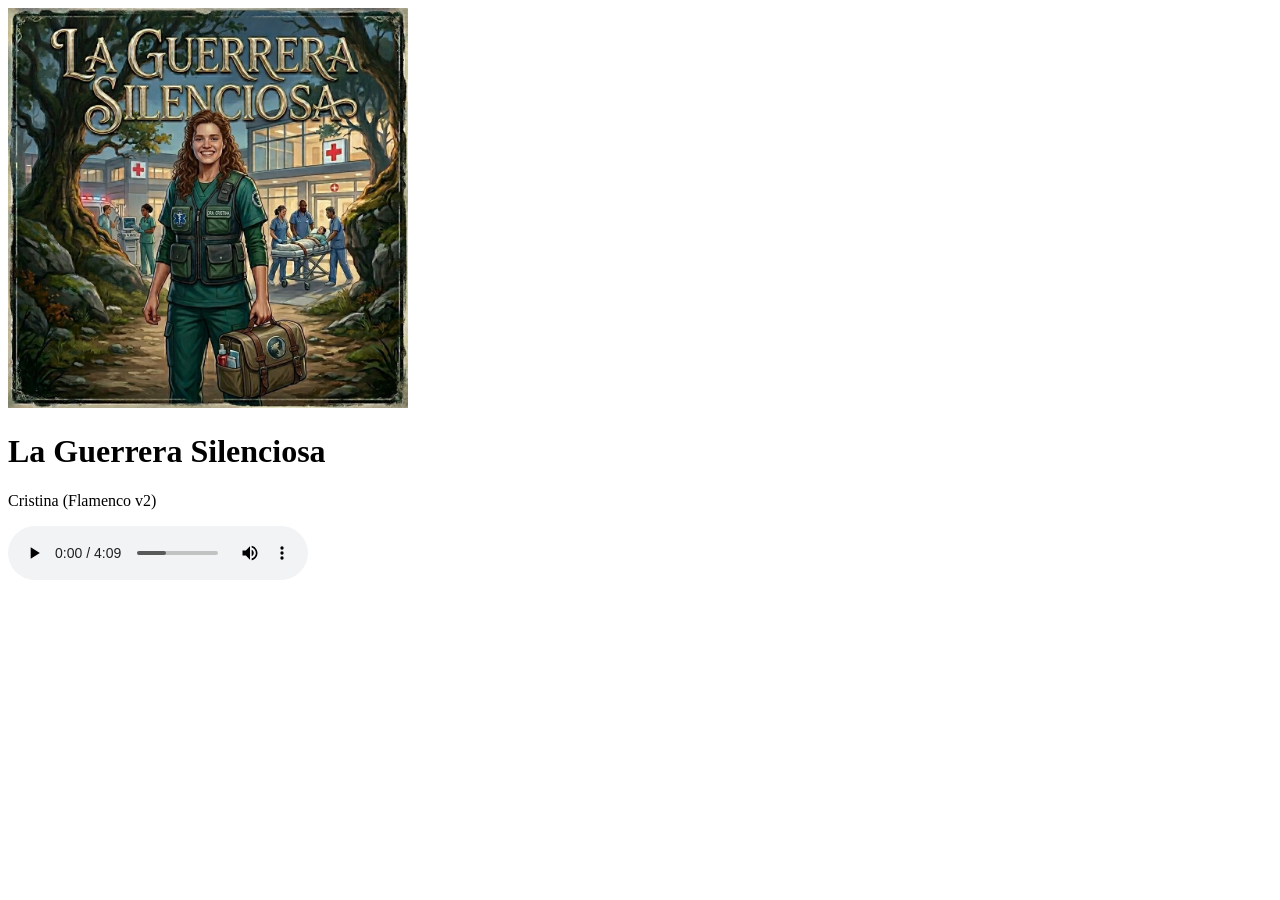
<file: cristina26/gemini-code-base-music-simple.html>
<!DOCTYPE html>
<html lang="es">
<head>
    <meta charset="UTF-8">
    <meta name="viewport" content="width=device-width, initial-scale=1.0">
    <title>La Guerrera Silenciosa</title>
</head>
<body>

    <div class="phone-container">
        <!-- Portada vinculada directamente a tu repositorio -->
        <img class="cover-art" src="https://capibarasound00.github.io/cristina26/assets/imagen/81d076ef-d4e9-4bd9-b7d0-011a0ecbc4f8-Photo-Grid.webp" alt="Portada - La Guerrera Silenciosa">
        
        <h1>La Guerrera Silenciosa</h1>
        <p class="artist">Cristina (Flamenco v2)</p>
        
        <!-- Audio enlazado directamente a tu archivo .mp3 -->
        <audio controls controlsList="nodownload">
            <source src="https://capibarasound00.github.io/cristina26/assets/sound/Cristina%20-%20La%20Guerrera%20Silenciosa%20(Flamenco%20v2).mp3" type="audio/mpeg">
            Tu dispositivo no soporta este reproductor de audio.
        </audio>
    </div>

</body>
</html>
</file>
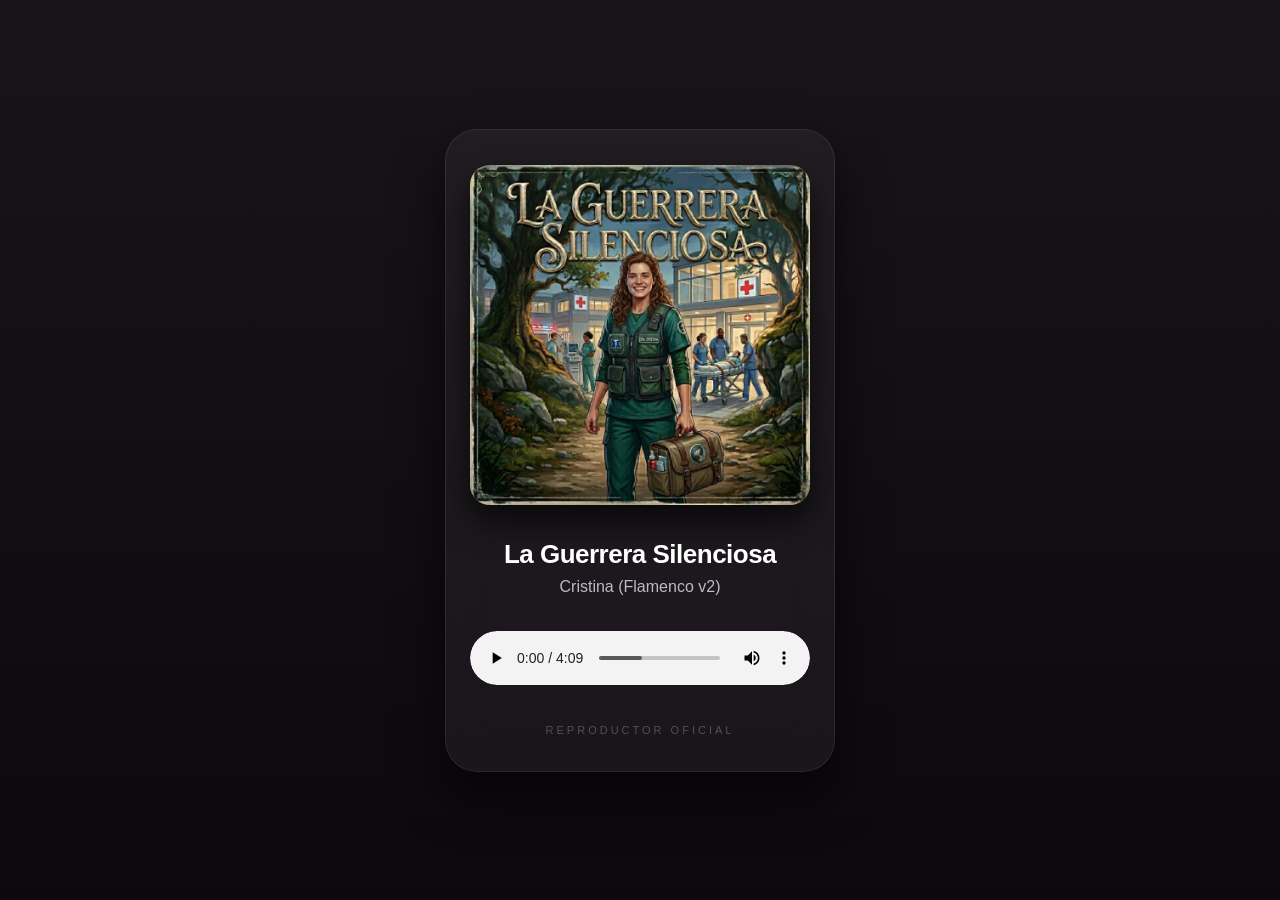
<file: cristina26/gemini-code-base-music.html>
<!DOCTYPE html>
<html lang="es">
<head>
    <meta charset="UTF-8">
    <meta name="viewport" content="width=device-width, initial-scale=1.0">
    <title>La Guerrera Silenciosa</title>
    <style>
        :root {
            --bg-gradient: linear-gradient(180deg, #181419 0%, #0c080d 100%);
            --card-bg: rgba(255, 255, 255, 0.05);
            --border-color: rgba(255, 255, 255, 0.08);
            --text-main: #ffffff;
            --text-muted: #c2b8c5;
            --accent: #d32f2f; /* Un tono rojizo/flamenco elegante */
        }

        body {
            background: var(--bg-gradient);
            color: var(--text-main);
            font-family: -apple-system, BlinkMacSystemFont, "Segoe UI", Roboto, Helvetica, Arial, sans-serif;
            display: flex;
            align-items: center;
            justify-content: center;
            min-height: 100vh;
            margin: 0;
            padding: 20px;
            box-sizing: border-box;
        }

        .phone-container {
            width: 100%;
            max-width: 390px;
            background: var(--card-bg);
            border: 1px solid var(--border-color);
            border-radius: 32px;
            padding: 35px 24px;
            box-sizing: border-box;
            backdrop-filter: blur(25px);
            -webkit-backdrop-filter: blur(25px);
            box-shadow: 0 24px 50px rgba(0, 0, 0, 0.6);
            text-align: center;
        }

        .cover-art {
            width: 100%;
            aspect-ratio: 1 / 1;
            object-fit: cover;
            border-radius: 20px;
            box-shadow: 0 16px 35px rgba(0, 0, 0, 0.7);
            margin-bottom: 30px;
        }

        h1 {
            font-size: 26px;
            font-weight: 700;
            margin: 0 0 8px 0;
            letter-spacing: -0.5px;
        }

        .artist {
            font-size: 16px;
            color: var(--text-muted);
            margin: 0 0 35px 0;
            font-weight: 500;
        }

        audio {
            width: 100%;
            border-radius: 50px;
            outline: none;
        }

        /* Estilización del reproductor nativo */
        audio::-webkit-media-controls-enclosure {
            background-color: rgba(255, 255, 255, 0.95);
            border-radius: 50px;
        }
        
        .footer-tag {
            margin-top: 35px;
            font-size: 11px;
            color: rgba(255, 255, 255, 0.25);
            text-transform: uppercase;
            letter-spacing: 3px;
        }
    </style>
</head>
<body>

    <div class="phone-container">
        <!-- Portada vinculada directamente a tu repositorio -->
        <img class="cover-art" src="https://capibarasound00.github.io/cristina26/assets/imagen/81d076ef-d4e9-4bd9-b7d0-011a0ecbc4f8-Photo-Grid.webp" alt="Portada - La Guerrera Silenciosa">
        
        <h1>La Guerrera Silenciosa</h1>
        <p class="artist">Cristina (Flamenco v2)</p>
        
        <!-- Audio enlazado directamente a tu archivo .mp3 -->
        <audio controls controlsList="nodownload">
            <source src="https://capibarasound00.github.io/cristina26/assets/sound/Cristina%20-%20La%20Guerrera%20Silenciosa%20(Flamenco%20v2).mp3" type="audio/mpeg">
            Tu dispositivo no soporta este reproductor de audio.
        </audio>

        <div class="footer-tag">Reproductor Oficial</div>
    </div>

</body>
</html>
</file>
